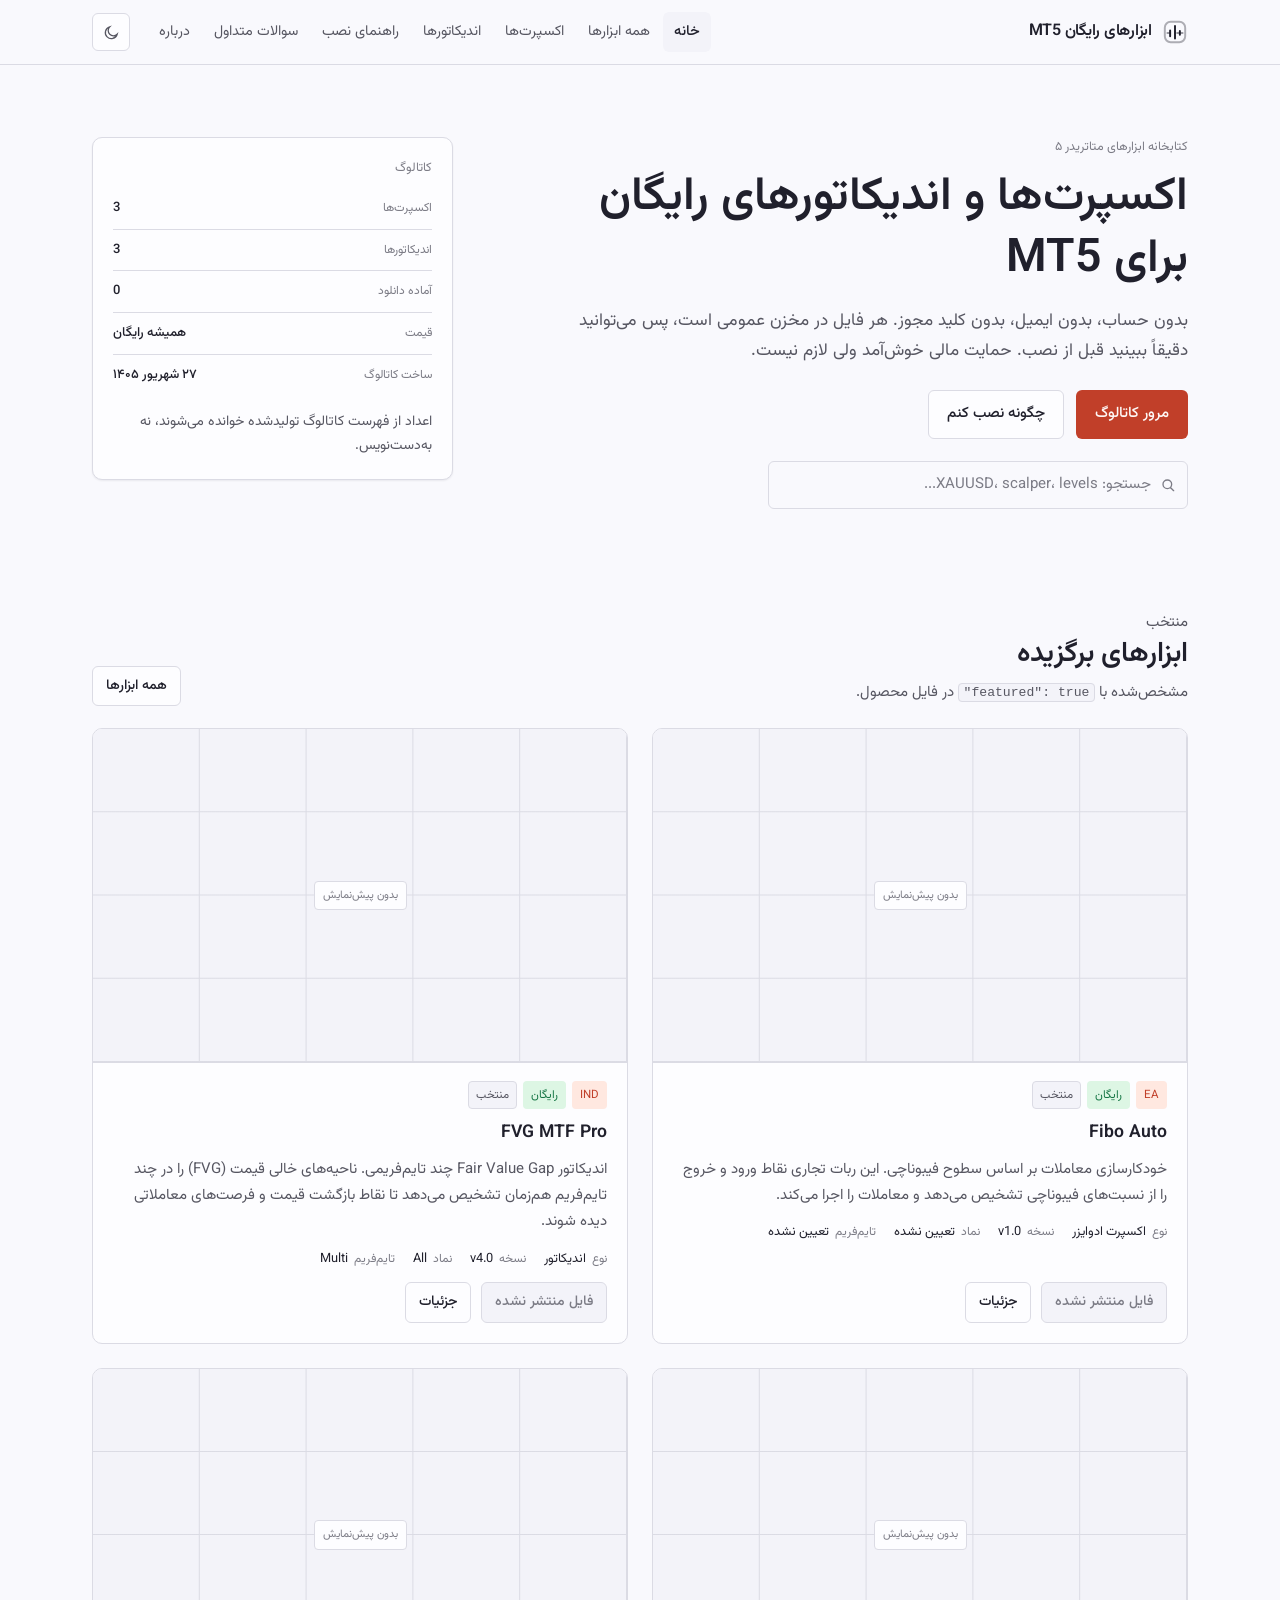
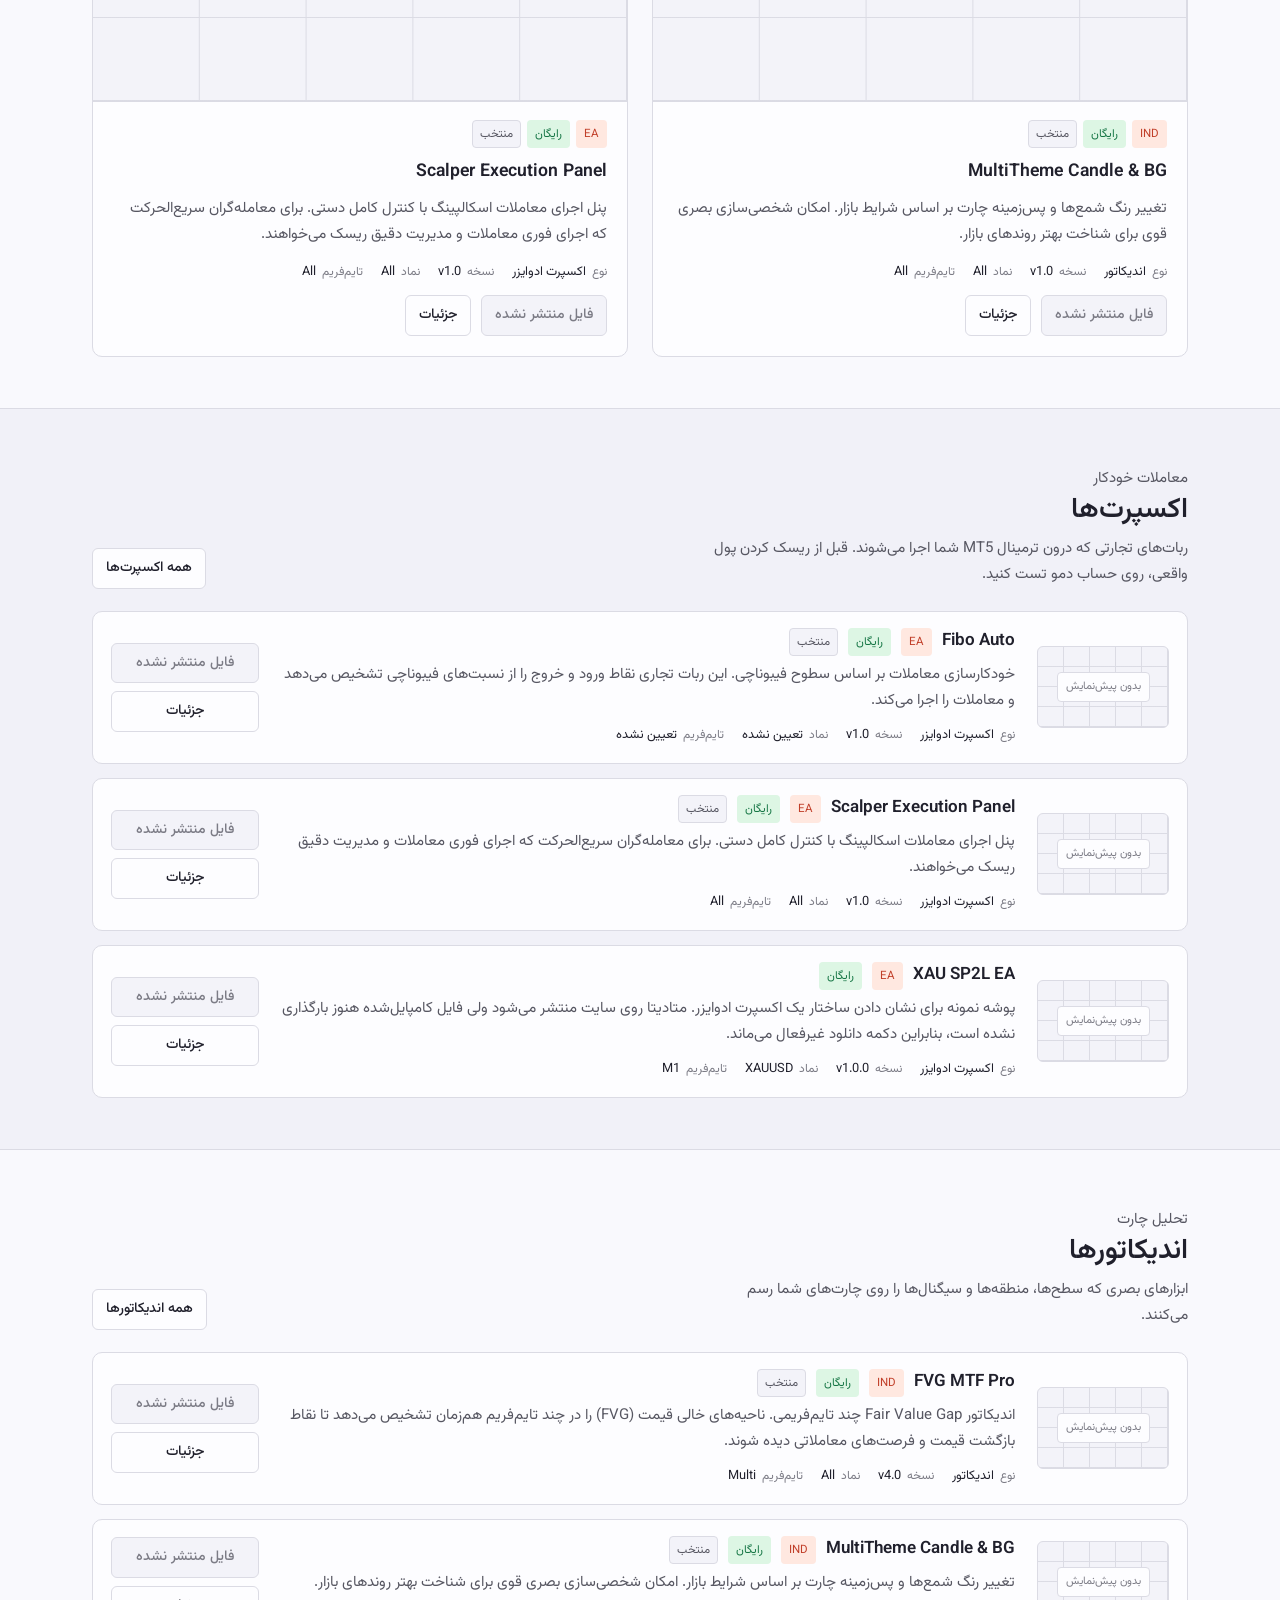
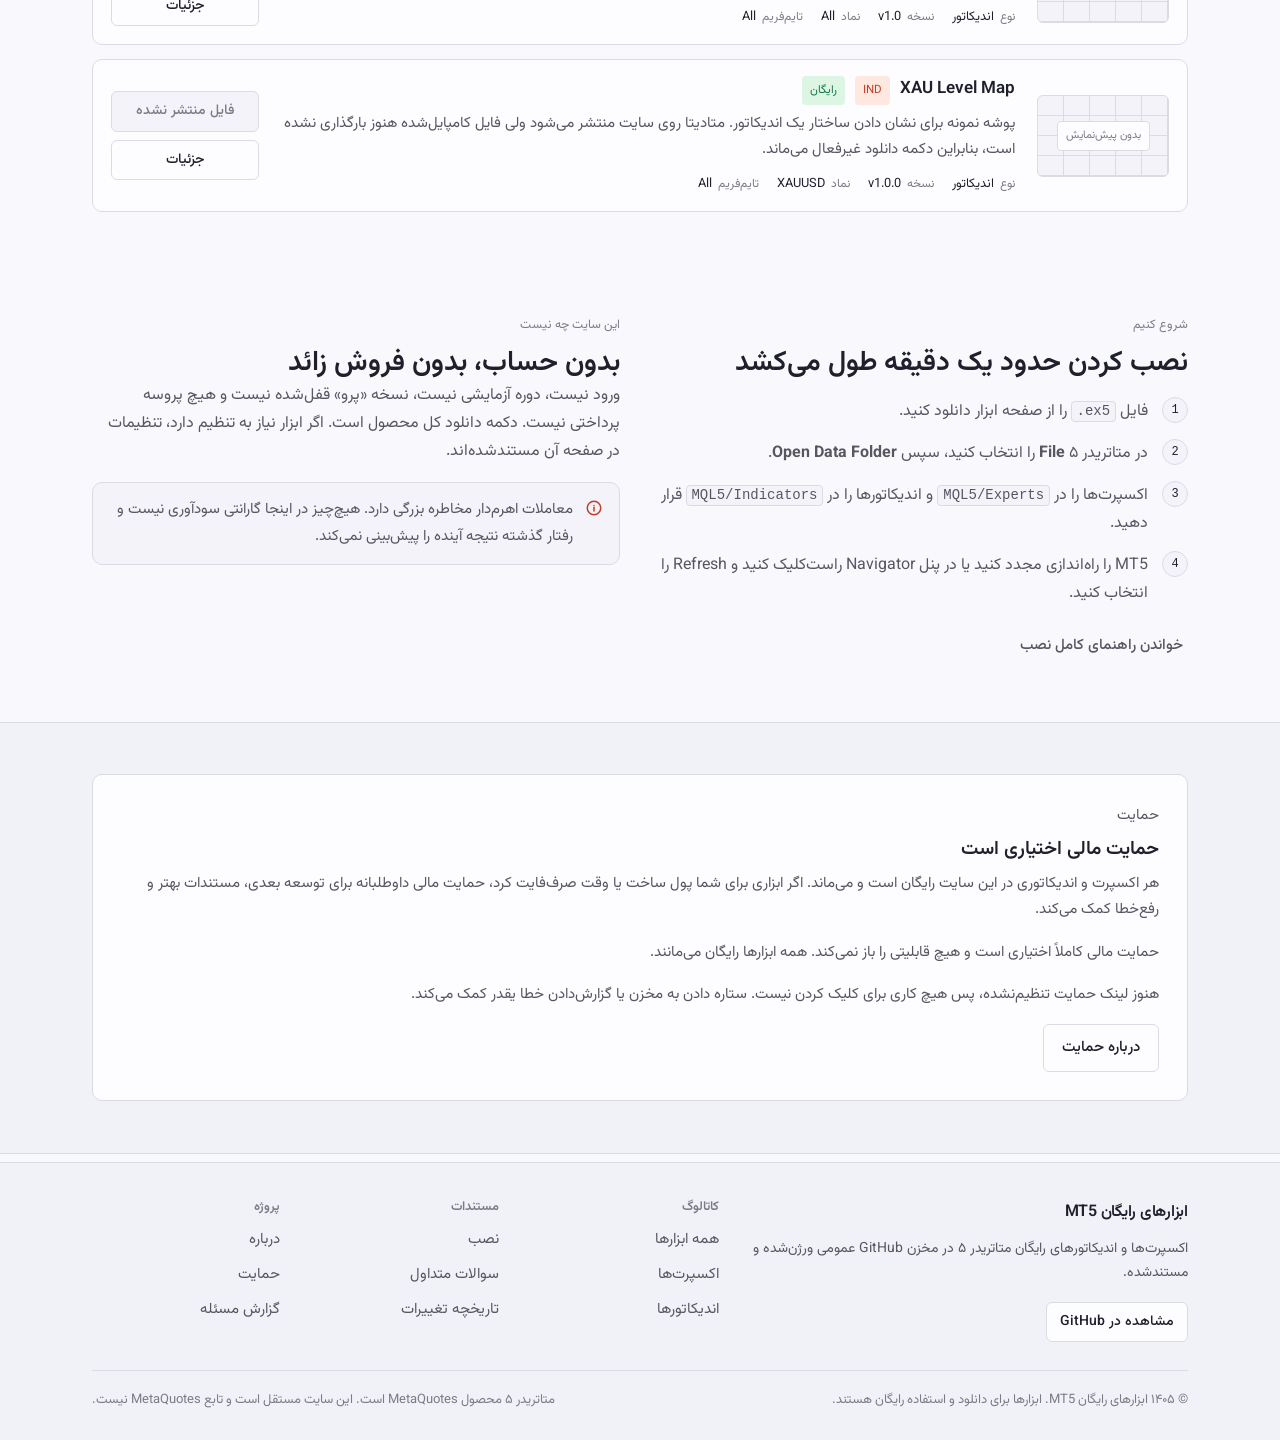
<file: index.html>
<!DOCTYPE html>
<html lang="fa" dir="rtl" data-theme="light">
<head>
<meta charset="utf-8">
<meta name="viewport" content="width=device-width, initial-scale=1">
<title>ابزارهای رایگان MT5 - اکسپرت و اندیکاتور برای متاتریدر ۵</title>
<meta name="description" content="کتابخانه رایگان اکسپرت‌ها و اندیکاتورهای متاتریدر ۵. دانلود مستقیم، بدون حساب، بدون کلید مجوز. مستندات و راهنمای نصب شامل است.">
<link rel="canonical" href="https://aminlore030-dot.github.io/mt5-free-tools/">
<meta property="og:type" content="website">
<meta property="og:site_name" content="ابزارهای رایگان MT5">
<meta property="og:title" content="ابزارهای رایگان MT5">
<meta property="og:description" content="کتابخانه رایگان اکسپرت‌ها و اندیکاتورهای متاتریدر ۵ با دانلود مستقیم.">
<meta property="og:url" content="https://aminlore030-dot.github.io/mt5-free-tools/">
<meta name="twitter:card" content="summary">
<meta name="theme-color" content="#f8f6fa" media="(prefers-color-scheme: light)">
<meta name="theme-color" content="#1c1a21" media="(prefers-color-scheme: dark)">
<link rel="icon" href="assets/images/favicon.svg" type="image/svg+xml">
<link rel="apple-touch-icon" href="assets/images/logo.svg">
<link rel="manifest" href="manifest.webmanifest">
<link rel="preconnect" href="https://fonts.googleapis.com">
<link rel="preconnect" href="https://fonts.gstatic.com" crossorigin>
<link rel="stylesheet" href="https://fonts.googleapis.com/css2?family=Vazirmatn:wght@400;500;600&display=swap">
<link rel="stylesheet" href="assets/css/style.css">
<link rel="stylesheet" href="assets/css/responsive.css">
<link rel="stylesheet" href="assets/css/rtl.css">
<script>(function(){try{var t=localStorage.getItem("mt5-theme");if(!t){t=window.matchMedia("(prefers-color-scheme: dark)").matches?"dark":"light";}document.documentElement.setAttribute("data-theme",t);}catch(e){}})();</script>
</head>
<body>
<a class="skip-link" href="#main">رفتن به محتوا</a>
<header class="site-header">
  <div class="wrap header-inner">
    <a class="brand" href="index.html">
      <svg viewBox="0 0 24 24" fill="none" stroke="currentColor" stroke-width="1.8" stroke-linecap="round" aria-hidden="true"><rect x="2.6" y="2.6" width="18.8" height="18.8" rx="5.4" stroke-opacity=".35"/><path d="M7.5 16V10.5M12 18V6.5M16.5 14.5V11"/><path d="M5 13h2.5M14 13h5" stroke-opacity=".45"/></svg>
      <span data-site-name>ابزارهای رایگان MT5</span>
    </a>
    <button class="icon-btn nav-toggle" type="button" data-nav-toggle aria-expanded="false" aria-controls="primary-nav" aria-label="بازکردن منو">
      <svg viewBox="0 0 24 24" fill="none" stroke="currentColor" stroke-width="2" stroke-linecap="round" aria-hidden="true"><path d="M4 7h16M4 12h16M4 17h16"/></svg>
    </button>
    <nav class="nav" id="primary-nav" aria-label="منوی اصلی">
      <a href="index.html">خانه</a><a href="products.html">همه ابزارها</a><a href="ea.html">اکسپرت‌ها</a><a href="indicators.html">اندیکاتورها</a><a href="docs.html?page=installation">راهنمای نصب</a><a href="docs.html?page=faq">سوالات متداول</a><a href="about.html">درباره</a>
    </nav>
    <button class="icon-btn theme-toggle" type="button" data-theme-toggle aria-pressed="false" aria-label="تغییر پوسته">
      <svg class="icon-moon" viewBox="0 0 24 24" fill="none" stroke="currentColor" stroke-width="1.8" stroke-linecap="round" aria-hidden="true"><path d="M20 14.5A8.5 8.5 0 1 1 9.5 4a6.8 6.8 0 0 0 10.5 10.5Z"/></svg>
      <svg class="icon-sun" viewBox="0 0 24 24" fill="none" stroke="currentColor" stroke-width="1.8" stroke-linecap="round" aria-hidden="true"><circle cx="12" cy="12" r="4.2"/><path d="M12 3v2m0 14v2M3 12h2m14 0h2M5.6 5.6 7 7m10 10 1.4 1.4M18.4 5.6 17 7M7 17l-1.4 1.4"/></svg>
    </button>
  </div>
</header>

<main id="main">
  <section class="wrap hero">
    <div>
      <p class="eyebrow">کتابخانه ابزارهای متاتریدر ۵</p>
      <h1>اکسپرت‌ها و اندیکاتورهای رایگان برای MT5</h1>
      <p class="lede">بدون حساب، بدون ایمیل، بدون کلید مجوز. هر فایل در مخزن عمومی است، پس می‌توانید دقیقاً ببینید قبل از نصب. حمایت مالی خوش‌آمد ولی لازم نیست.</p>
      <div class="hero-actions">
        <a class="btn" href="products.html">مرور کاتالوگ</a>
        <a class="btn btn--ghost" href="docs.html?page=installation">چگونه نصب کنم</a>
      </div>
      <form class="search-field" style="margin-top:22px;max-width:420px" action="products.html" method="get" role="search">
        <svg viewBox="0 0 24 24" fill="none" stroke="currentColor" stroke-width="2" stroke-linecap="round" aria-hidden="true"><circle cx="11" cy="11" r="6.5"/><path d="m16 16 4.5 4.5"/></svg>
        <label class="sr-only" for="hero-search">جستجوی ابزارها</label>
        <input id="hero-search" type="search" name="q" placeholder="جستجو: XAUUSD، scalper، levels..." autocomplete="off">
      </form>
    </div>
    <aside class="panel hero-panel" aria-label="خلاصه کاتالوگ">
      <p class="eyebrow">کاتالوگ</p>
      <ul class="stat-list" data-catalog-stats>
        <li><span class="k">وضعیت</span><span class="v">در حال بارگذاری...</span></li>
      </ul>
      <p class="small muted" style="margin-top:14px">اعداد از فهرست کاتالوگ تولیدشده خوانده می‌شوند، نه به‌دست‌نویس.</p>
    </aside>
  </section>

  <section class="section wrap">
    <div class="section-head">
      <div>
        <p class="eyebrow">منتخب</p>
        <h2>ابزارهای برگزیده</h2>
        <p>مشخص‌شده با <code>"featured": true</code> در فایل محصول.</p>
      </div>
      <a class="btn btn--ghost btn--sm" href="products.html">همه ابزارها</a>
    </div>
    <div data-featured>
      <div class="skeleton-list"><div class="skeleton"></div></div>
    </div>
  </section>

  <section class="section section--alt">
    <div class="wrap">
      <div class="section-head">
        <div>
          <p class="eyebrow">معاملات خودکار</p>
          <h2>اکسپرت‌ها</h2>
          <p>ربات‌های تجارتی که درون ترمینال MT5 شما اجرا می‌شوند. قبل از ریسک کردن پول واقعی، روی حساب دمو تست کنید.</p>
        </div>
        <a class="btn btn--ghost btn--sm" href="ea.html">همه اکسپرت‌ها</a>
      </div>
      <div data-tool-list="ea" data-limit="4">
        <div class="skeleton-list"><div class="skeleton"></div><div class="skeleton"></div></div>
      </div>
    </div>
  </section>

  <section class="section wrap">
    <div class="section-head">
      <div>
        <p class="eyebrow">تحلیل چارت</p>
        <h2>اندیکاتورها</h2>
        <p>ابزارهای بصری که سطح‌ها، منطقه‌ها و سیگنال‌ها را روی چارت‌های شما رسم می‌کنند.</p>
      </div>
      <a class="btn btn--ghost btn--sm" href="indicators.html">همه اندیکاتورها</a>
    </div>
    <div data-tool-list="indicator" data-limit="4">
      <div class="skeleton-list"><div class="skeleton"></div><div class="skeleton"></div></div>
    </div>
  </section>

  <section class="section wrap">
    <div class="cols-2">
      <div>
        <p class="eyebrow">شروع کنیم</p>
        <h2>نصب کردن حدود یک دقیقه طول می‌کشد</h2>
        <ol class="steps" style="margin-top:16px">
          <li>فایل <code>.ex5</code> را از صفحه ابزار دانلود کنید.</li>
          <li>در متاتریدر ۵ <strong>File</strong> را انتخاب کنید، سپس <strong>Open Data Folder</strong>.</li>
          <li>اکسپرت‌ها را در <code>MQL5/Experts</code> و اندیکاتورها را در <code>MQL5/Indicators</code> قرار دهید.</li>
          <li>MT5 را راه‌اندازی مجدد کنید یا در پنل Navigator راست‌کلیک کنید و Refresh را انتخاب کنید.</li>
        </ol>
        <a class="btn btn--quiet" href="docs.html?page=installation">خواندن راهنمای کامل نصب</a>
      </div>
      <div>
        <p class="eyebrow">این سایت چه نیست</p>
        <h2>بدون حساب، بدون فروش زائد</h2>
        <p class="muted">ورود نیست، دوره آزمایشی نیست، نسخه «پرو» قفل‌شده نیست و هیچ پروسه پرداختی نیست. دکمه دانلود کل محصول است. اگر ابزار نیاز به تنظیم دارد، تنظیمات در صفحه آن مستند‌شده‌اند.</p>
        <div class="notice">
          <svg viewBox="0 0 24 24" fill="none" stroke="currentColor" stroke-width="2" stroke-linecap="round" aria-hidden="true"><path d="M12 8.5v.01M12 11v5"/><circle cx="12" cy="12" r="9"/></svg>
          <p>معاملات اهرم‌دار مخاطره بزرگی دارد. هیچ‌چیز در اینجا گارانتی سودآوری نیست و رفتار گذشته نتیجه آینده را پیش‌بینی نمی‌کند.</p>
        </div>
      </div>
    </div>
  </section>

  <section class="section section--alt">
    <div class="wrap">
      <div class="donate-block" data-donate>
        <p class="eyebrow">حمایت</p>
        <h2>حمایت مالی اختیاری است</h2>
        <p>هر اکسپرت و اندیکاتوری در این سایت رایگان است و می‌ماند. اگر ابزاری برای شما پول ساخت یا وقت صرف‌فایت کرد، حمایت مالی داوطلبانه برای توسعه بعدی، مستندات بهتر و رفع‌خطا کمک می‌کند.</p>
        <p class="small muted" data-donate-note hidden></p>
        <p class="small muted" data-donate-unavailable hidden>هنوز لینک حمایت تنظیم‌نشده، پس هیچ کاری برای کلیک کردن نیست. ستاره دادن به مخزن یا گزارش‌دادن خطا یقدر کمک می‌کند.</p>
        <div class="hero-actions" style="margin-top:16px">
          <a class="btn" data-donate-link hidden rel="noopener">حمایت مالی</a>
          <a class="btn btn--ghost" href="donate.html">درباره حمایت</a>
        </div>
        <ul class="donate-methods" data-donate-methods hidden></ul>
      </div>
    </div>
  </section>
</main>

<footer class="site-footer">
  <div class="wrap">
    <div class="footer-grid">
      <div>
        <a class="brand" href="index.html"><span data-site-name>ابزارهای رایگان MT5</span></a>
        <p class="small muted" style="margin-top:10px">اکسپرت‌ها و اندیکاتورهای رایگان متاتریدر ۵ در مخزن GitHub عمومی ورژن‌شده و مستند‌شده.</p>
        <a class="btn btn--ghost btn--sm" data-repo-link href="https://github.com/aminlore030-dot/mt5-free-tools" rel="noopener">مشاهده در GitHub</a>
      </div>
      <div>
        <h2>کاتالوگ</h2>
        <ul class="footer-links"><li><a href="products.html">همه ابزارها</a></li><li><a href="ea.html">اکسپرت‌ها</a></li><li><a href="indicators.html">اندیکاتورها</a></li></ul>
      </div>
      <div>
        <h2>مستندات</h2>
        <ul class="footer-links"><li><a href="docs.html?page=installation">نصب</a></li><li><a href="docs.html?page=faq">سوالات متداول</a></li><li><a href="docs.html?page=changelog">تاریخچه تغییرات</a></li></ul>
      </div>
      <div>
        <h2>پروژه</h2>
        <ul class="footer-links"><li><a href="about.html">درباره</a></li><li><a href="donate.html">حمایت</a></li><li><a data-issues-link href="https://github.com/aminlore030-dot/mt5-free-tools/issues" rel="noopener">گزارش مسئله</a></li></ul>
      </div>
    </div>
    <div class="footer-note">
      <span>&copy; <span data-year>2026</span> <span data-site-name>ابزارهای رایگان MT5</span>. ابزارها برای دانلود و استفاده رایگان هستند.</span>
      <span>متاتریدر ۵ محصول MetaQuotes است. این سایت مستقل است و تابع MetaQuotes نیست.</span>
    </div>
  </div>
</footer>

<script src="assets/js/config.js" defer></script>
<script src="assets/js/markdown.js" defer></script>
<script src="assets/js/search.js" defer></script>
<script src="assets/js/products.js" defer></script>
<script src="assets/js/app.js" defer></script>
</body>
</html>
</file>
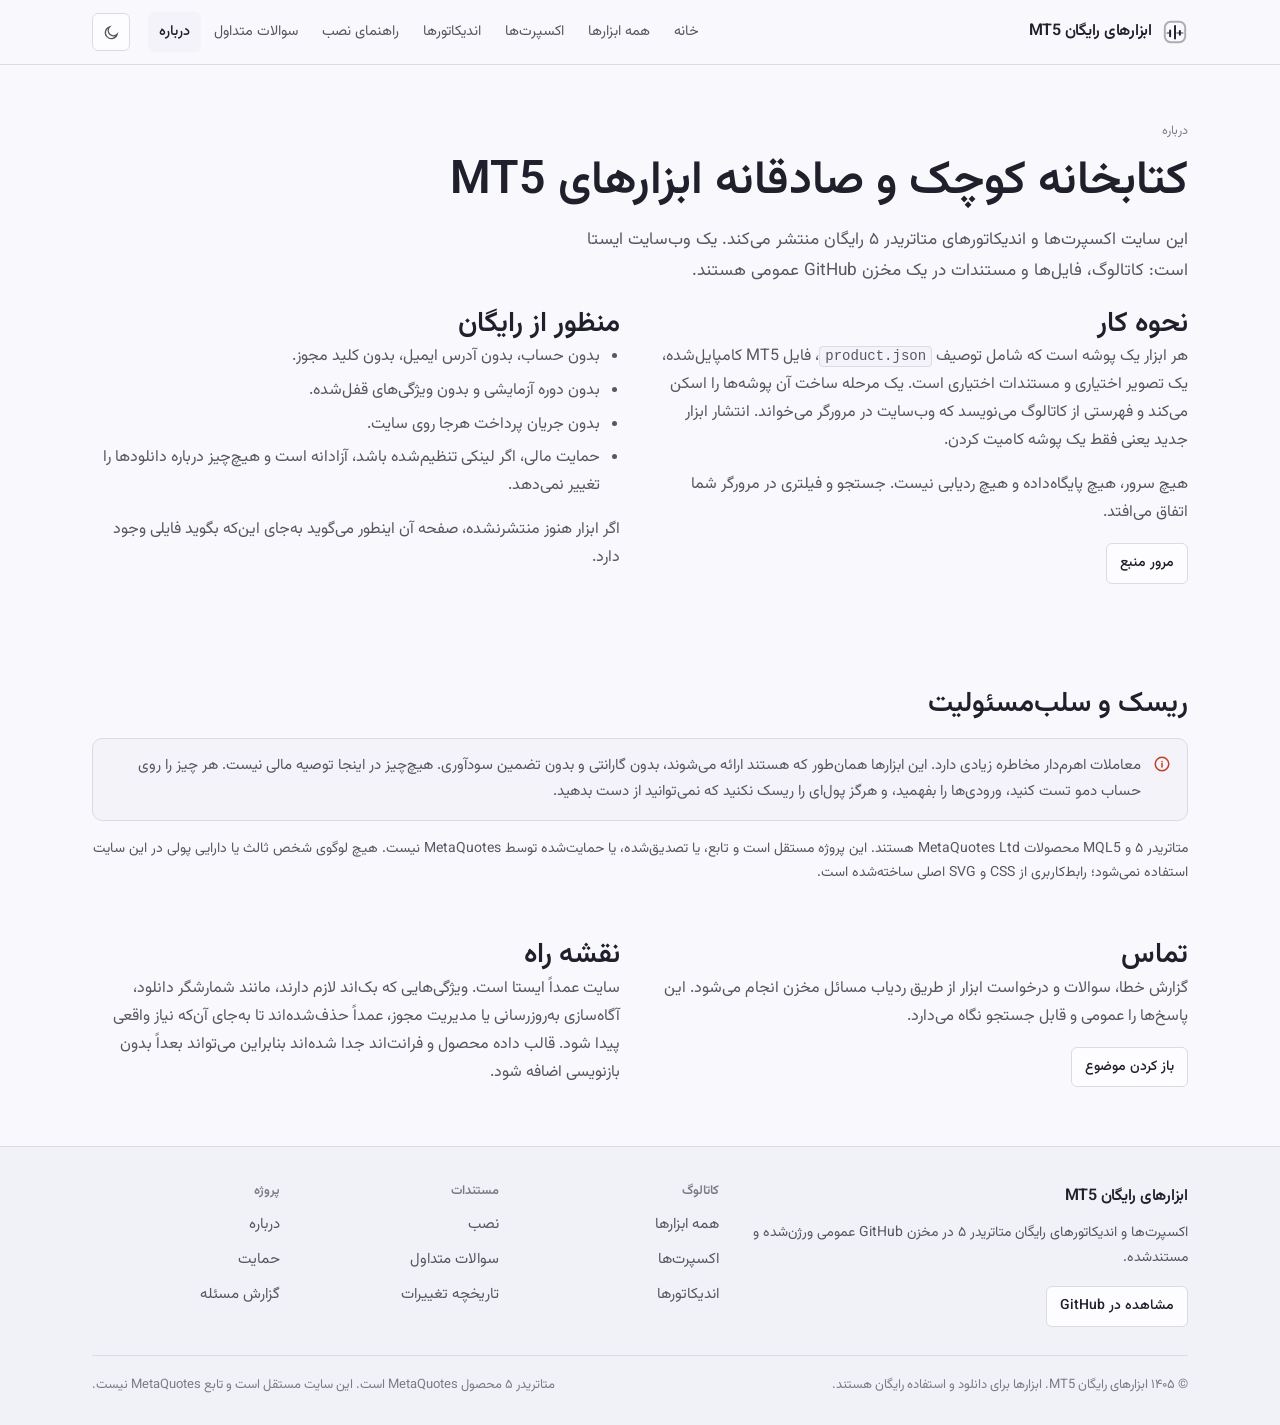
<file: about.html>
<!DOCTYPE html>
<html lang="fa" dir="rtl" data-theme="light">
<head>
<meta charset="utf-8">
<meta name="viewport" content="width=device-width, initial-scale=1">
<title>درباره - ابزارهای رایگان MT5</title>
<meta name="description" content="این کتابخانه ابزارهای متاتریدر ۵ چیست، نحوه نگهداری از طریق GitHub، و سلب‌مسئولیت‌های ریسک.">
<link rel="canonical" href="https://aminlore030-dot.github.io/mt5-free-tools/about.html">
<meta property="og:type" content="website">
<meta property="og:site_name" content="ابزارهای رایگان MT5">
<meta property="og:title" content="درباره">
<meta property="og:description" content="درباره کتابخانه ابزارهای متاتریدر ۵ رایگان و تاریخچه انتشار.">
<meta property="og:url" content="https://aminlore030-dot.github.io/mt5-free-tools/about.html">
<meta name="twitter:card" content="summary">
<meta name="theme-color" content="#f8f6fa" media="(prefers-color-scheme: light)">
<meta name="theme-color" content="#1c1a21" media="(prefers-color-scheme: dark)">
<link rel="icon" href="assets/images/favicon.svg" type="image/svg+xml">
<link rel="apple-touch-icon" href="assets/images/logo.svg">
<link rel="manifest" href="manifest.webmanifest">
<link rel="preconnect" href="https://fonts.googleapis.com">
<link rel="preconnect" href="https://fonts.gstatic.com" crossorigin>
<link rel="stylesheet" href="https://fonts.googleapis.com/css2?family=Vazirmatn:wght@400;500;600&display=swap">
<link rel="stylesheet" href="assets/css/style.css">
<link rel="stylesheet" href="assets/css/responsive.css">
<link rel="stylesheet" href="assets/css/rtl.css">
<script>(function(){try{var t=localStorage.getItem("mt5-theme");if(!t){t=window.matchMedia("(prefers-color-scheme: dark)").matches?"dark":"light";}document.documentElement.setAttribute("data-theme",t);}catch(e){}})();</script>
</head>
<body>
<a class="skip-link" href="#main">رفتن به محتوا</a>
<header class="site-header">
  <div class="wrap header-inner">
    <a class="brand" href="index.html">
      <svg viewBox="0 0 24 24" fill="none" stroke="currentColor" stroke-width="1.8" stroke-linecap="round" aria-hidden="true"><rect x="2.6" y="2.6" width="18.8" height="18.8" rx="5.4" stroke-opacity=".35"/><path d="M7.5 16V10.5M12 18V6.5M16.5 14.5V11"/><path d="M5 13h2.5M14 13h5" stroke-opacity=".45"/></svg>
      <span data-site-name>ابزارهای رایگان MT5</span>
    </a>
    <button class="icon-btn nav-toggle" type="button" data-nav-toggle aria-expanded="false" aria-controls="primary-nav" aria-label="بازکردن منو">
      <svg viewBox="0 0 24 24" fill="none" stroke="currentColor" stroke-width="2" stroke-linecap="round" aria-hidden="true"><path d="M4 7h16M4 12h16M4 17h16"/></svg>
    </button>
    <nav class="nav" id="primary-nav" aria-label="منوی اصلی">
      <a href="index.html">خانه</a><a href="products.html">همه ابزارها</a><a href="ea.html">اکسپرت‌ها</a><a href="indicators.html">اندیکاتورها</a><a href="docs.html?page=installation">راهنمای نصب</a><a href="docs.html?page=faq">سوالات متداول</a><a href="about.html">درباره</a>
    </nav>
    <button class="icon-btn theme-toggle" type="button" data-theme-toggle aria-pressed="false" aria-label="تغییر پوسته">
      <svg class="icon-moon" viewBox="0 0 24 24" fill="none" stroke="currentColor" stroke-width="1.8" stroke-linecap="round" aria-hidden="true"><path d="M20 14.5A8.5 8.5 0 1 1 9.5 4a6.8 6.8 0 0 0 10.5 10.5Z"/></svg>
      <svg class="icon-sun" viewBox="0 0 24 24" fill="none" stroke="currentColor" stroke-width="1.8" stroke-linecap="round" aria-hidden="true"><circle cx="12" cy="12" r="4.2"/><path d="M12 3v2m0 14v2M3 12h2m14 0h2M5.6 5.6 7 7m10 10 1.4 1.4M18.4 5.6 17 7M7 17l-1.4 1.4"/></svg>
    </button>
  </div>
</header>

<main id="main">
  <div class="wrap page-head">
    <p class="eyebrow">درباره</p>
    <h1>کتابخانه کوچک و صادقانه ابزارهای MT5</h1>
    <p class="lede">این سایت اکسپرت‌ها و اندیکاتورهای متاتریدر ۵ رایگان منتشر می‌کند. یک وب‌سایت ایستا است: کاتالوگ، فایل‌ها و مستندات در یک مخزن GitHub عمومی هستند.</p>
  </div>

  <div class="wrap section" style="padding-top:12px">
    <div class="cols-2">
      <div>
        <h2>نحوه کار</h2>
        <p class="muted">هر ابزار یک پوشه است که شامل توصیف <code>product.json</code>، فایل MT5 کامپایل‌شده، یک تصویر اختیاری و مستندات اختیاری است. یک مرحله ساخت آن پوشه‌ها را اسکن می‌کند و فهرستی از کاتالوگ می‌نویسد که وب‌سایت در مرورگر می‌خواند. انتشار ابزار جدید یعنی فقط یک پوشه کامیت کردن.</p>
        <p class="muted">هیچ سرور، هیچ پایگاه‌داده و هیچ ردیابی نیست. جستجو و فیلتری در مرورگر شما اتفاق می‌افتد.</p>
        <a class="btn btn--ghost btn--sm" data-repo-link href="https://github.com/aminlore030-dot/mt5-free-tools" rel="noopener">مرور منبع</a>
      </div>
      <div>
        <h2>منظور از رایگان</h2>
        <ul class="muted">
          <li>بدون حساب، بدون آدرس ایمیل، بدون کلید مجوز.</li>
          <li>بدون دوره آزمایشی و بدون ویژگی‌های قفل‌شده.</li>
          <li>بدون جریان پرداخت هرجا روی سایت.</li>
          <li>حمایت مالی، اگر لینکی تنظیم‌شده باشد، آزادانه است و هیچ‌چیز درباره دانلودها را تغییر نمی‌دهد.</li>
        </ul>
        <p class="muted">اگر ابزار هنوز منتشرنشده، صفحه آن اینطور می‌گوید به‌جای این‌که بگوید فایلی وجود دارد.</p>
      </div>
    </div>
  </div>

  <div class="wrap section">
    <h2>ریسک و سلب‌مسئولیت</h2>
    <div class="notice" style="margin-top:14px">
      <svg viewBox="0 0 24 24" fill="none" stroke="currentColor" stroke-width="2" stroke-linecap="round" aria-hidden="true"><path d="M12 8.5v.01M12 11v5"/><circle cx="12" cy="12" r="9"/></svg>
      <p>معاملات اهرم‌دار مخاطره زیادی دارد. این ابزارها همان‌طور که هستند ارائه می‌شوند، بدون گارانتی و بدون تضمین سودآوری. هیچ‌چیز در اینجا توصیه مالی نیست. هر چیز را روی حساب دمو تست کنید، ورودی‌ها را بفهمید، و هرگز پول‌ای را ریسک نکنید که نمی‌توانید از دست بدهید.</p>
    </div>
    <p class="small muted" style="margin-top:16px">متاتریدر ۵ و MQL5 محصولات MetaQuotes Ltd هستند. این پروژه مستقل است و تابع، یا تصدیق‌شده، یا حمایت‌شده توسط MetaQuotes نیست. هیچ لوگوی شخص ثالث یا دارایی پولی در این سایت استفاده نمی‌شود؛ رابط‌کاربری از CSS و SVG اصلی ساخته‌شده است.</p>
  </div>

  <div class="wrap section" style="padding-top:0">
    <div class="cols-2">
      <div>
        <h2>تماس</h2>
        <p class="muted">گزارش خطا، سوالات و درخواست ابزار از طریق ردیاب مسائل مخزن انجام می‌شود. این پاسخ‌ها را عمومی و قابل جستجو نگاه می‌دارد.</p>
        <a class="btn btn--ghost btn--sm" data-issues-link href="https://github.com/aminlore030-dot/mt5-free-tools/issues" rel="noopener">باز کردن موضوع</a>
      </div>
      <div>
        <h2>نقشه راه</h2>
        <p class="muted">سایت عمداً ایستا است. ویژگی‌هایی که بک‌اند لازم دارند، مانند شمارشگر دانلود، آگاه‌سازی به‌روزرسانی یا مدیریت مجوز، عمداً حذف‌شده‌اند تا به‌جای آن‌که نیاز واقعی پیدا شود. قالب داده محصول و فرانت‌اند جدا شده‌اند بنابراین می‌تواند بعداً بدون بازنویسی اضافه شود.</p>
      </div>
    </div>
  </div>
</main>

<footer class="site-footer">
  <div class="wrap">
    <div class="footer-grid">
      <div>
        <a class="brand" href="index.html"><span data-site-name>ابزارهای رایگان MT5</span></a>
        <p class="small muted" style="margin-top:10px">اکسپرت‌ها و اندیکاتورهای رایگان متاتریدر ۵ در مخزن GitHub عمومی ورژن‌شده و مستند‌شده.</p>
        <a class="btn btn--ghost btn--sm" data-repo-link href="https://github.com/aminlore030-dot/mt5-free-tools" rel="noopener">مشاهده در GitHub</a>
      </div>
      <div>
        <h2>کاتالوگ</h2>
        <ul class="footer-links"><li><a href="products.html">همه ابزارها</a></li><li><a href="ea.html">اکسپرت‌ها</a></li><li><a href="indicators.html">اندیکاتورها</a></li></ul>
      </div>
      <div>
        <h2>مستندات</h2>
        <ul class="footer-links"><li><a href="docs.html?page=installation">نصب</a></li><li><a href="docs.html?page=faq">سوالات متداول</a></li><li><a href="docs.html?page=changelog">تاریخچه تغییرات</a></li></ul>
      </div>
      <div>
        <h2>پروژه</h2>
        <ul class="footer-links"><li><a href="about.html">درباره</a></li><li><a href="donate.html">حمایت</a></li><li><a data-issues-link href="https://github.com/aminlore030-dot/mt5-free-tools/issues" rel="noopener">گزارش مسئله</a></li></ul>
      </div>
    </div>
    <div class="footer-note">
      <span>&copy; <span data-year>2026</span> <span data-site-name>ابزارهای رایگان MT5</span>. ابزارها برای دانلود و استفاده رایگان هستند.</span>
      <span>متاتریدر ۵ محصول MetaQuotes است. این سایت مستقل است و تابع MetaQuotes نیست.</span>
    </div>
  </div>
</footer>

<script src="assets/js/config.js" defer></script>
<script src="assets/js/markdown.js" defer></script>
<script src="assets/js/search.js" defer></script>
<script src="assets/js/products.js" defer></script>
<script src="assets/js/app.js" defer></script>
</body>
</html>
</file>
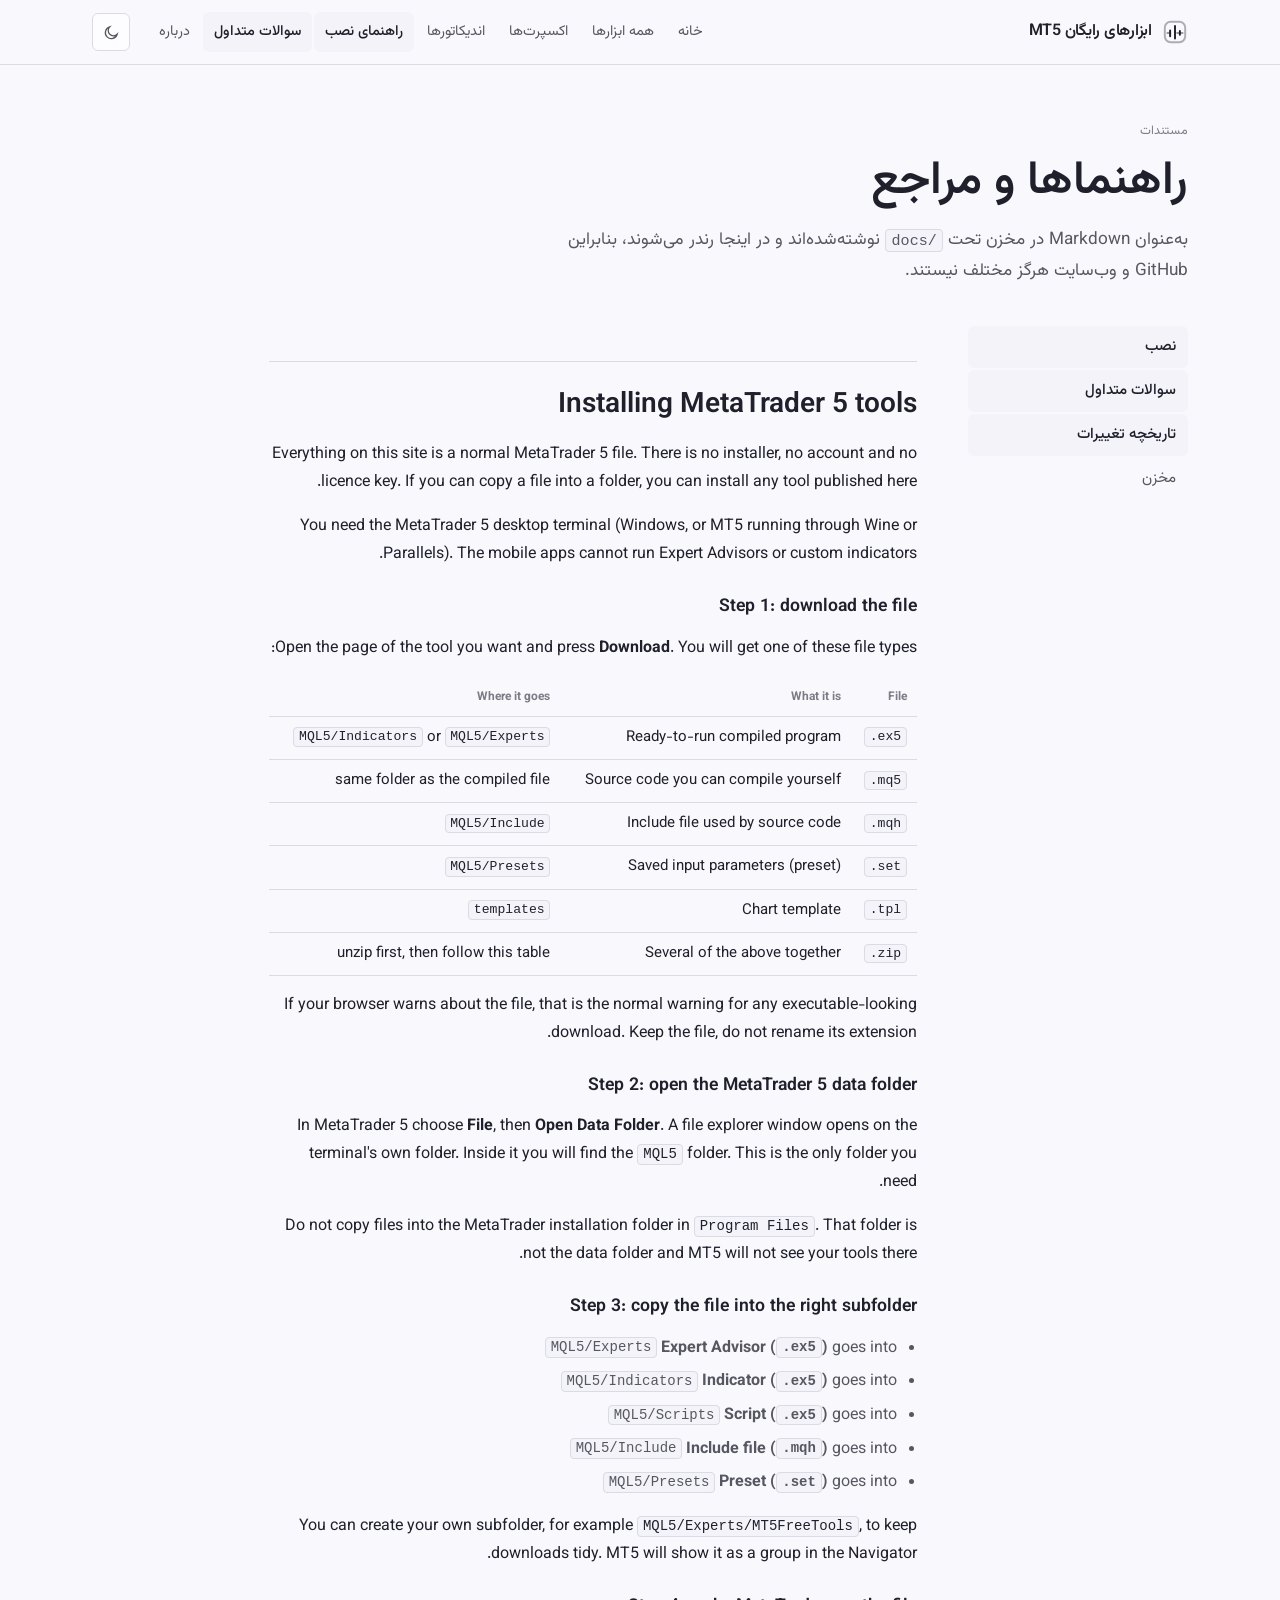
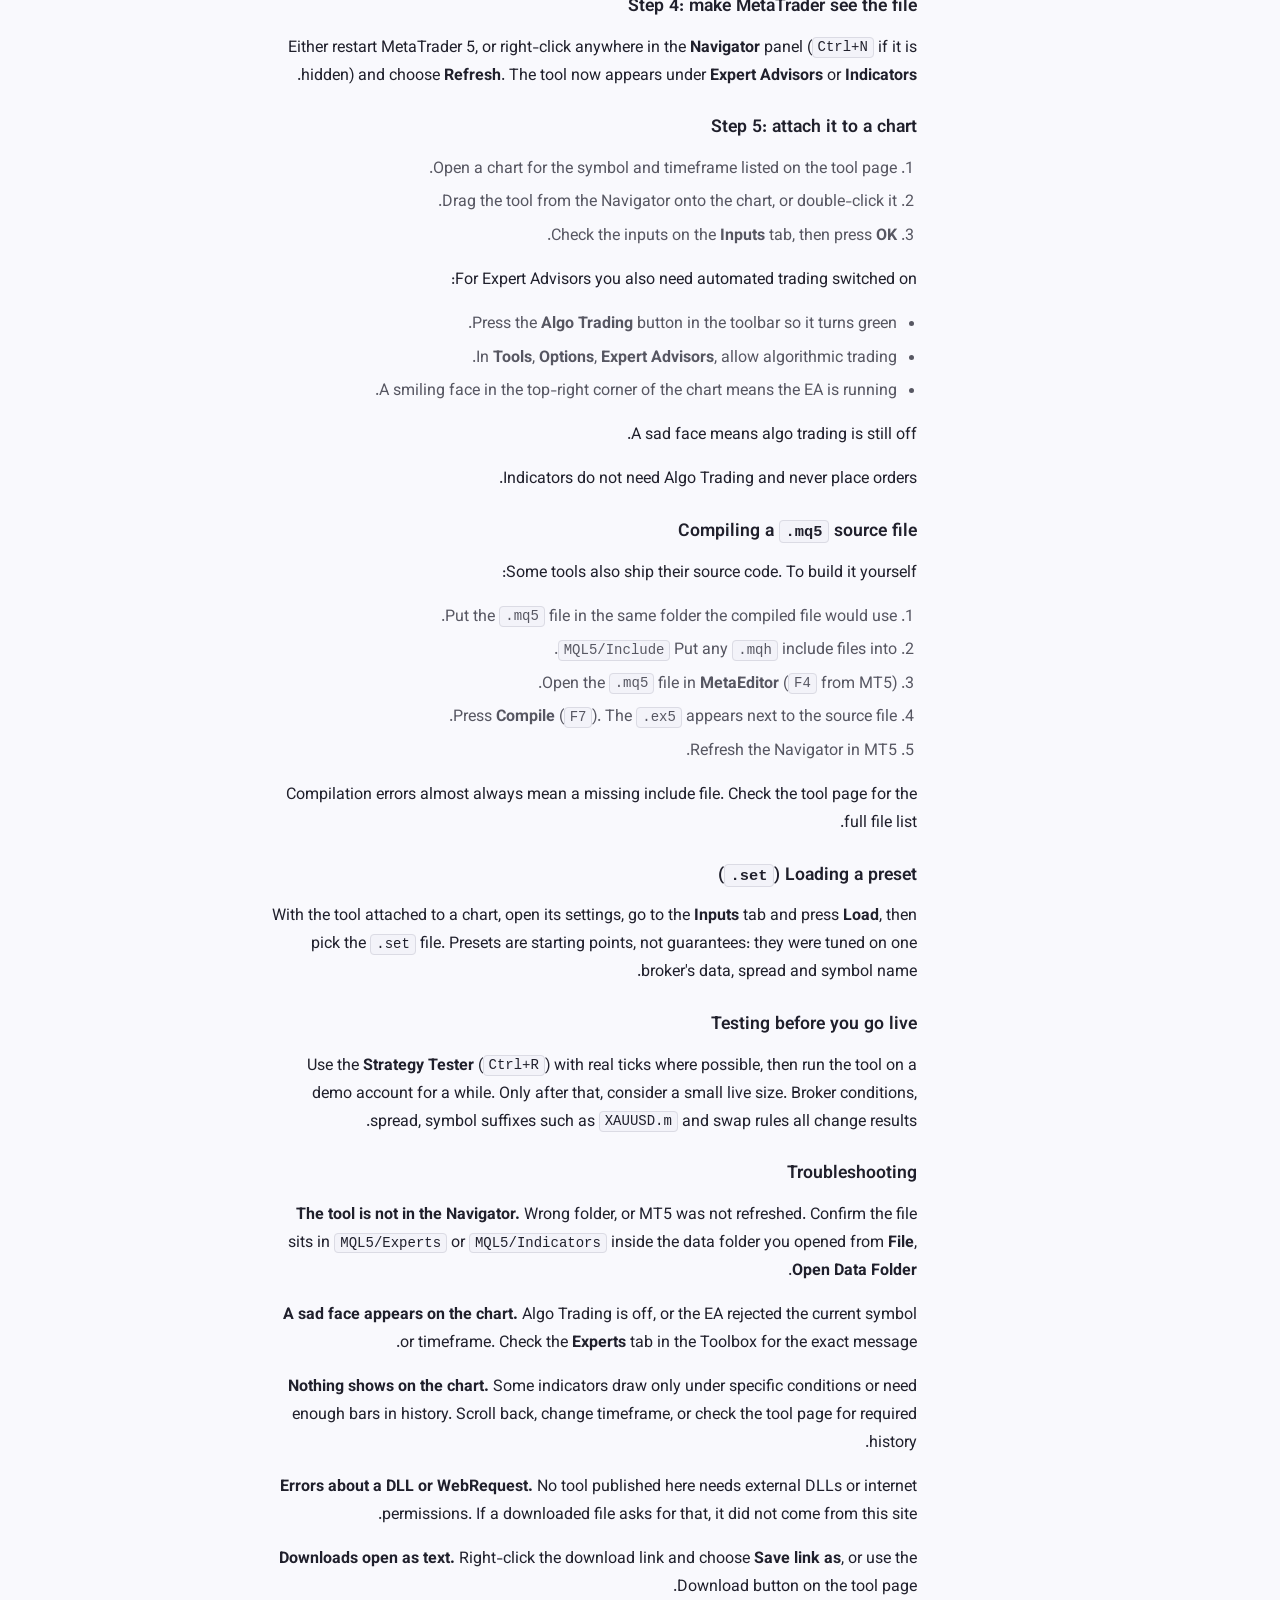
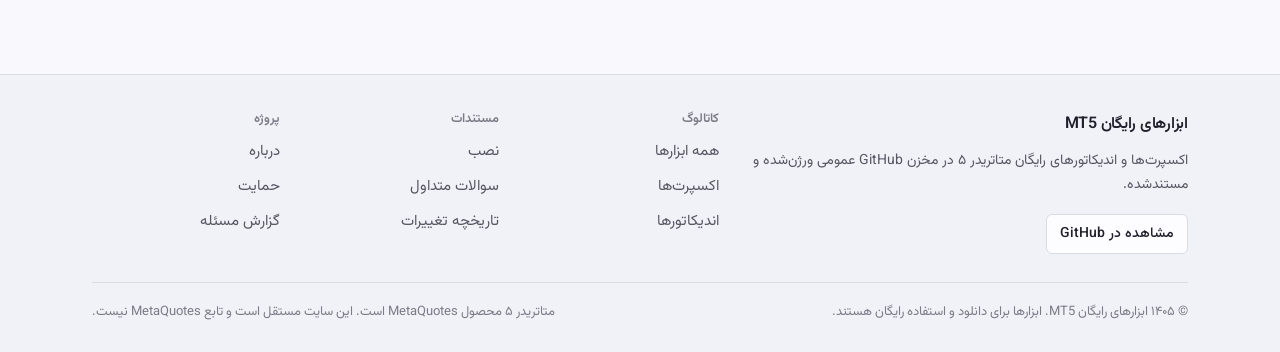
<file: docs.html>
<!DOCTYPE html>
<html lang="fa" dir="rtl" data-theme="light">
<head>
<meta charset="utf-8">
<meta name="viewport" content="width=device-width, initial-scale=1">
<title>مستندات - ابزارهای رایگان MT5</title>
<meta name="description" content="راهنمای نصب، سوالات متداول و تاریخچه ابزارهای اکسپرت و اندیکاتور متاتریدر ۵.">
<link rel="canonical" href="https://aminlore030-dot.github.io/mt5-free-tools/docs.html">
<meta property="og:type" content="website">
<meta property="og:site_name" content="ابزارهای رایگان MT5">
<meta property="og:title" content="مستندات">
<meta property="og:description" content="راهنمای نصب، سوالات متداول و تاریخچه ابزارهای متاتریدر ۵.">
<meta property="og:url" content="https://aminlore030-dot.github.io/mt5-free-tools/docs.html">
<meta name="twitter:card" content="summary">
<meta name="theme-color" content="#f8f6fa" media="(prefers-color-scheme: light)">
<meta name="theme-color" content="#1c1a21" media="(prefers-color-scheme: dark)">
<link rel="icon" href="assets/images/favicon.svg" type="image/svg+xml">
<link rel="apple-touch-icon" href="assets/images/logo.svg">
<link rel="manifest" href="manifest.webmanifest">
<link rel="preconnect" href="https://fonts.googleapis.com">
<link rel="preconnect" href="https://fonts.gstatic.com" crossorigin>
<link rel="stylesheet" href="https://fonts.googleapis.com/css2?family=Vazirmatn:wght@400;500;600&display=swap">
<link rel="stylesheet" href="assets/css/style.css">
<link rel="stylesheet" href="assets/css/responsive.css">
<link rel="stylesheet" href="assets/css/rtl.css">
<script>(function(){try{var t=localStorage.getItem("mt5-theme");if(!t){t=window.matchMedia("(prefers-color-scheme: dark)").matches?"dark":"light";}document.documentElement.setAttribute("data-theme",t);}catch(e){}})();</script>
</head>
<body>
<a class="skip-link" href="#main">رفتن به محتوا</a>
<header class="site-header">
  <div class="wrap header-inner">
    <a class="brand" href="index.html">
      <svg viewBox="0 0 24 24" fill="none" stroke="currentColor" stroke-width="1.8" stroke-linecap="round" aria-hidden="true"><rect x="2.6" y="2.6" width="18.8" height="18.8" rx="5.4" stroke-opacity=".35"/><path d="M7.5 16V10.5M12 18V6.5M16.5 14.5V11"/><path d="M5 13h2.5M14 13h5" stroke-opacity=".45"/></svg>
      <span data-site-name>ابزارهای رایگان MT5</span>
    </a>
    <button class="icon-btn nav-toggle" type="button" data-nav-toggle aria-expanded="false" aria-controls="primary-nav" aria-label="بازکردن منو">
      <svg viewBox="0 0 24 24" fill="none" stroke="currentColor" stroke-width="2" stroke-linecap="round" aria-hidden="true"><path d="M4 7h16M4 12h16M4 17h16"/></svg>
    </button>
    <nav class="nav" id="primary-nav" aria-label="منوی اصلی">
      <a href="index.html">خانه</a><a href="products.html">همه ابزارها</a><a href="ea.html">اکسپرت‌ها</a><a href="indicators.html">اندیکاتورها</a><a href="docs.html?page=installation">راهنمای نصب</a><a href="docs.html?page=faq">سوالات متداول</a><a href="about.html">درباره</a>
    </nav>
    <button class="icon-btn theme-toggle" type="button" data-theme-toggle aria-pressed="false" aria-label="تغییر پوسته">
      <svg class="icon-moon" viewBox="0 0 24 24" fill="none" stroke="currentColor" stroke-width="1.8" stroke-linecap="round" aria-hidden="true"><path d="M20 14.5A8.5 8.5 0 1 1 9.5 4a6.8 6.8 0 0 0 10.5 10.5Z"/></svg>
      <svg class="icon-sun" viewBox="0 0 24 24" fill="none" stroke="currentColor" stroke-width="1.8" stroke-linecap="round" aria-hidden="true"><circle cx="12" cy="12" r="4.2"/><path d="M12 3v2m0 14v2M3 12h2m14 0h2M5.6 5.6 7 7m10 10 1.4 1.4M18.4 5.6 17 7M7 17l-1.4 1.4"/></svg>
    </button>
  </div>
</header>

<main id="main">
  <div class="wrap page-head">
    <p class="eyebrow">مستندات</p>
    <h1>راهنماها و مراجع</h1>
    <p class="lede">به‌عنوان Markdown در مخزن تحت <code>docs/</code> نوشته‌شده‌اند و در اینجا رندر می‌شوند، بنابراین GitHub و وب‌سایت هرگز مختلف نیستند.</p>
  </div>
  <div class="wrap doc-layout">
    <nav class="doc-nav" aria-label="بخش‌های مستندات">
      <a href="docs.html?page=installation">نصب</a>
      <a href="docs.html?page=faq">سوالات متداول</a>
      <a href="docs.html?page=changelog">تاریخچه تغییرات</a>
      <a data-repo-link href="https://github.com/aminlore030-dot/mt5-free-tools" rel="noopener">مخزن</a>
    </nav>
    <article class="prose" data-doc-body>
      <div class="skeleton-list"><div class="skeleton"></div></div>
    </article>
  </div>
</main>

<footer class="site-footer">
  <div class="wrap">
    <div class="footer-grid">
      <div>
        <a class="brand" href="index.html"><span data-site-name>ابزارهای رایگان MT5</span></a>
        <p class="small muted" style="margin-top:10px">اکسپرت‌ها و اندیکاتورهای رایگان متاتریدر ۵ در مخزن GitHub عمومی ورژن‌شده و مستند‌شده.</p>
        <a class="btn btn--ghost btn--sm" data-repo-link href="https://github.com/aminlore030-dot/mt5-free-tools" rel="noopener">مشاهده در GitHub</a>
      </div>
      <div>
        <h2>کاتالوگ</h2>
        <ul class="footer-links"><li><a href="products.html">همه ابزارها</a></li><li><a href="ea.html">اکسپرت‌ها</a></li><li><a href="indicators.html">اندیکاتورها</a></li></ul>
      </div>
      <div>
        <h2>مستندات</h2>
        <ul class="footer-links"><li><a href="docs.html?page=installation">نصب</a></li><li><a href="docs.html?page=faq">سوالات متداول</a></li><li><a href="docs.html?page=changelog">تاریخچه تغییرات</a></li></ul>
      </div>
      <div>
        <h2>پروژه</h2>
        <ul class="footer-links"><li><a href="about.html">درباره</a></li><li><a href="donate.html">حمایت</a></li><li><a data-issues-link href="https://github.com/aminlore030-dot/mt5-free-tools/issues" rel="noopener">گزارش مسئله</a></li></ul>
      </div>
    </div>
    <div class="footer-note">
      <span>&copy; <span data-year>2026</span> <span data-site-name>ابزارهای رایگان MT5</span>. ابزارها برای دانلود و استفاده رایگان هستند.</span>
      <span>متاتریدر ۵ محصول MetaQuotes است. این سایت مستقل است و تابع MetaQuotes نیست.</span>
    </div>
  </div>
</footer>

<script src="assets/js/config.js" defer></script>
<script src="assets/js/markdown.js" defer></script>
<script src="assets/js/search.js" defer></script>
<script src="assets/js/products.js" defer></script>
<script src="assets/js/app.js" defer></script>
</body>
</html>
</file>
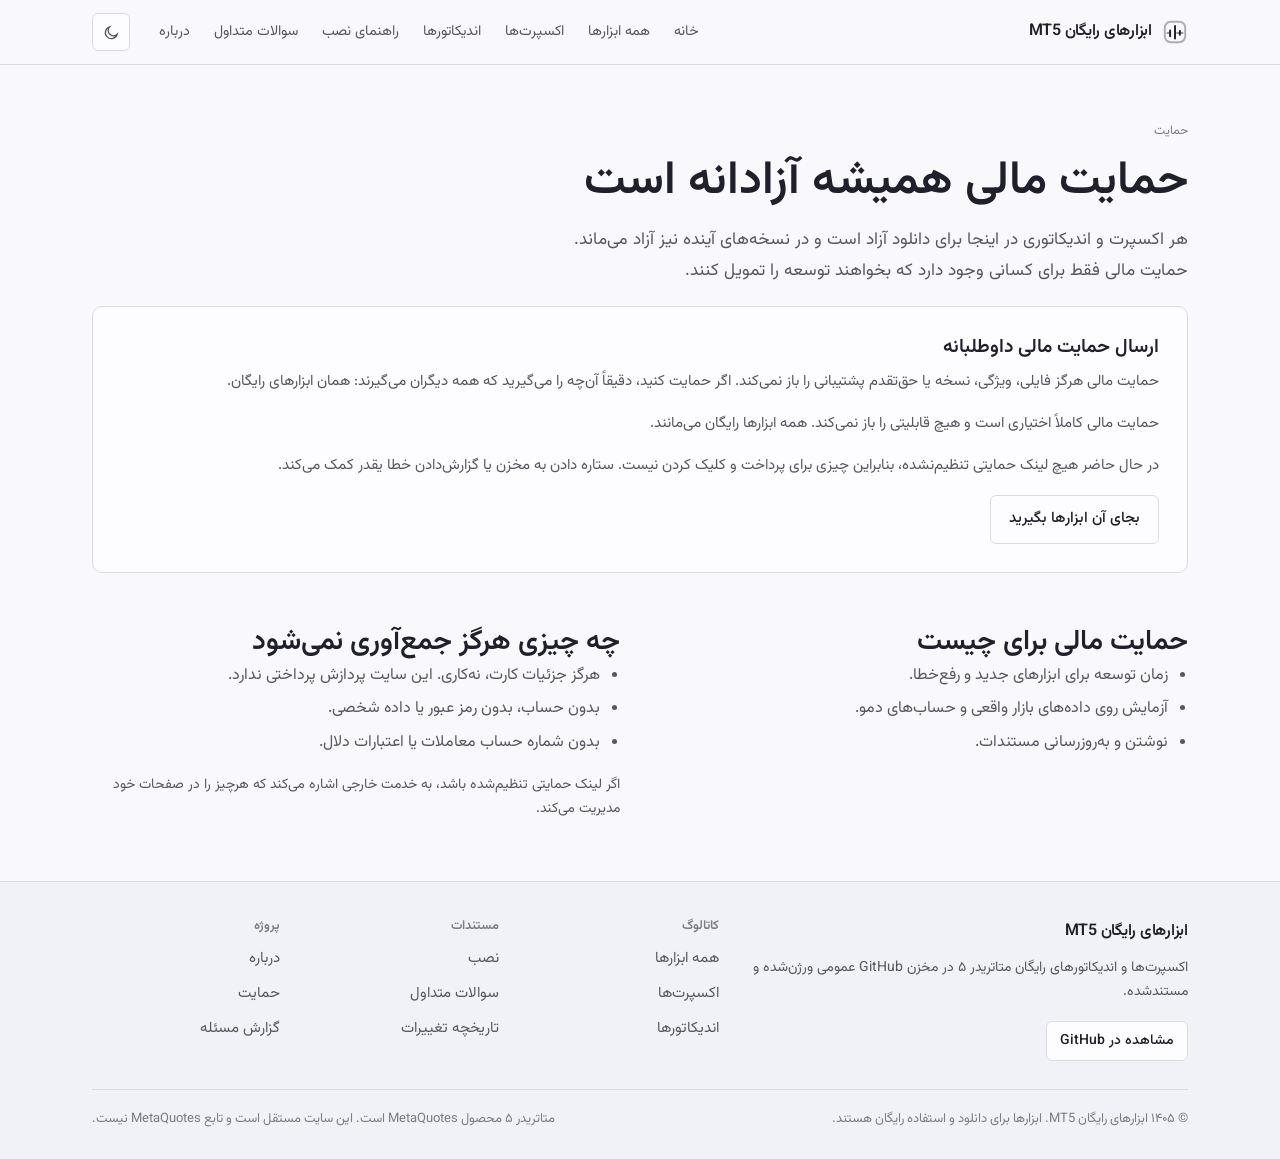
<file: donate.html>
<!DOCTYPE html>
<html lang="fa" dir="rtl" data-theme="light">
<head>
<meta charset="utf-8">
<meta name="viewport" content="width=device-width, initial-scale=1">
<title>حمایت و حمایت مالی - ابزارهای رایگان MT5</title>
<meta name="description" content="حمایت مالی برای این کتابخانه ابزارهای متاتریدر ۵ آزادانه است و هرگز لازم نیست. تمام اکسپرت‌ها و اندیکاتورها می‌مانند.">
<link rel="canonical" href="https://aminlore030-dot.github.io/mt5-free-tools/donate.html">
<meta property="og:type" content="website">
<meta property="og:site_name" content="ابزارهای رایگان MT5">
<meta property="og:title" content="حمایت و حمایت مالی">
<meta property="og:description" content="حمایت مالی برای کتابخانه ابزارهای متاتریدر ۵ رایگان و آزادانه است.">
<meta property="og:url" content="https://aminlore030-dot.github.io/mt5-free-tools/donate.html">
<meta name="twitter:card" content="summary">
<meta name="theme-color" content="#f8f6fa" media="(prefers-color-scheme: light)">
<meta name="theme-color" content="#1c1a21" media="(prefers-color-scheme: dark)">
<link rel="icon" href="assets/images/favicon.svg" type="image/svg+xml">
<link rel="apple-touch-icon" href="assets/images/logo.svg">
<link rel="manifest" href="manifest.webmanifest">
<link rel="preconnect" href="https://fonts.googleapis.com">
<link rel="preconnect" href="https://fonts.gstatic.com" crossorigin>
<link rel="stylesheet" href="https://fonts.googleapis.com/css2?family=Vazirmatn:wght@400;500;600&display=swap">
<link rel="stylesheet" href="assets/css/style.css">
<link rel="stylesheet" href="assets/css/responsive.css">
<link rel="stylesheet" href="assets/css/rtl.css">
<script>(function(){try{var t=localStorage.getItem("mt5-theme");if(!t){t=window.matchMedia("(prefers-color-scheme: dark)").matches?"dark":"light";}document.documentElement.setAttribute("data-theme",t);}catch(e){}})();</script>
</head>
<body>
<a class="skip-link" href="#main">رفتن به محتوا</a>
<header class="site-header">
  <div class="wrap header-inner">
    <a class="brand" href="index.html">
      <svg viewBox="0 0 24 24" fill="none" stroke="currentColor" stroke-width="1.8" stroke-linecap="round" aria-hidden="true"><rect x="2.6" y="2.6" width="18.8" height="18.8" rx="5.4" stroke-opacity=".35"/><path d="M7.5 16V10.5M12 18V6.5M16.5 14.5V11"/><path d="M5 13h2.5M14 13h5" stroke-opacity=".45"/></svg>
      <span data-site-name>ابزارهای رایگان MT5</span>
    </a>
    <button class="icon-btn nav-toggle" type="button" data-nav-toggle aria-expanded="false" aria-controls="primary-nav" aria-label="بازکردن منو">
      <svg viewBox="0 0 24 24" fill="none" stroke="currentColor" stroke-width="2" stroke-linecap="round" aria-hidden="true"><path d="M4 7h16M4 12h16M4 17h16"/></svg>
    </button>
    <nav class="nav" id="primary-nav" aria-label="منوی اصلی">
      <a href="index.html">خانه</a><a href="products.html">همه ابزارها</a><a href="ea.html">اکسپرت‌ها</a><a href="indicators.html">اندیکاتورها</a><a href="docs.html?page=installation">راهنمای نصب</a><a href="docs.html?page=faq">سوالات متداول</a><a href="about.html">درباره</a>
    </nav>
    <button class="icon-btn theme-toggle" type="button" data-theme-toggle aria-pressed="false" aria-label="تغییر پوسته">
      <svg class="icon-moon" viewBox="0 0 24 24" fill="none" stroke="currentColor" stroke-width="1.8" stroke-linecap="round" aria-hidden="true"><path d="M20 14.5A8.5 8.5 0 1 1 9.5 4a6.8 6.8 0 0 0 10.5 10.5Z"/></svg>
      <svg class="icon-sun" viewBox="0 0 24 24" fill="none" stroke="currentColor" stroke-width="1.8" stroke-linecap="round" aria-hidden="true"><circle cx="12" cy="12" r="4.2"/><path d="M12 3v2m0 14v2M3 12h2m14 0h2M5.6 5.6 7 7m10 10 1.4 1.4M18.4 5.6 17 7M7 17l-1.4 1.4"/></svg>
    </button>
  </div>
</header>

<main id="main">
  <div class="wrap page-head">
    <p class="eyebrow">حمایت</p>
    <h1>حمایت مالی همیشه آزادانه است</h1>
    <p class="lede">هر اکسپرت و اندیکاتوری در اینجا برای دانلود آزاد است و در نسخه‌های آینده نیز آزاد می‌ماند. حمایت مالی فقط برای کسانی وجود دارد که بخواهند توسعه را تمویل کنند.</p>
  </div>

  <div class="wrap section" style="padding-top:12px">
    <div class="donate-block" data-donate>
      <h2>ارسال حمایت مالی داوطلبانه</h2>
      <p>حمایت مالی هرگز فایلی، ویژگی، نسخه یا حق‌تقدم پشتیبانی را باز نمی‌کند. اگر حمایت کنید، دقیقاً آن‌چه را می‌گیرید که همه دیگران می‌گیرند: همان ابزارهای رایگان.</p>
      <p class="small muted" data-donate-note hidden></p>
      <p class="small muted" data-donate-unavailable hidden>در حال حاضر هیچ لینک حمایتی تنظیم‌نشده، بنابراین چیزی برای پرداخت و کلیک کردن نیست. ستاره دادن به مخزن یا گزارش‌دادن خطا یقدر کمک می‌کند.</p>
      <div class="hero-actions" style="margin-top:16px">
        <a class="btn" data-donate-link hidden rel="noopener">ارسال حمایت</a>
        <a class="btn btn--ghost" href="products.html">بجای آن ابزارها بگیرید</a>
      </div>
      <ul class="donate-methods" data-donate-methods hidden></ul>
    </div>
  </div>

  <div class="wrap section" style="padding-top:0">
    <div class="cols-2">
      <div>
        <h2>حمایت مالی برای چیست</h2>
        <ul class="muted">
          <li>زمان توسعه برای ابزارهای جدید و رفع‌خطا.</li>
          <li>آزمایش روی داده‌های بازار واقعی و حساب‌های دمو.</li>
          <li>نوشتن و به‌روز‌رسانی مستندات.</li>
        </ul>
      </div>
      <div>
        <h2>چه چیزی هرگز جمع‌آوری نمی‌شود</h2>
        <ul class="muted">
          <li>هرگز جزئیات کارت، نه‌کاری. این سایت پردازش پرداختی ندارد.</li>
          <li>بدون حساب، بدون رمز عبور یا داده شخصی.</li>
          <li>بدون شماره حساب معاملات یا اعتبارات دلال.</li>
        </ul>
        <p class="small muted">اگر لینک حمایتی تنظیم‌شده باشد، به خدمت خارجی اشاره می‌کند که هر‌چیز را در صفحات خود مدیریت می‌کند.</p>
      </div>
    </div>
  </div>
</main>

<footer class="site-footer">
  <div class="wrap">
    <div class="footer-grid">
      <div>
        <a class="brand" href="index.html"><span data-site-name>ابزارهای رایگان MT5</span></a>
        <p class="small muted" style="margin-top:10px">اکسپرت‌ها و اندیکاتورهای رایگان متاتریدر ۵ در مخزن GitHub عمومی ورژن‌شده و مستند‌شده.</p>
        <a class="btn btn--ghost btn--sm" data-repo-link href="https://github.com/aminlore030-dot/mt5-free-tools" rel="noopener">مشاهده در GitHub</a>
      </div>
      <div>
        <h2>کاتالوگ</h2>
        <ul class="footer-links"><li><a href="products.html">همه ابزارها</a></li><li><a href="ea.html">اکسپرت‌ها</a></li><li><a href="indicators.html">اندیکاتورها</a></li></ul>
      </div>
      <div>
        <h2>مستندات</h2>
        <ul class="footer-links"><li><a href="docs.html?page=installation">نصب</a></li><li><a href="docs.html?page=faq">سوالات متداول</a></li><li><a href="docs.html?page=changelog">تاریخچه تغییرات</a></li></ul>
      </div>
      <div>
        <h2>پروژه</h2>
        <ul class="footer-links"><li><a href="about.html">درباره</a></li><li><a href="donate.html">حمایت</a></li><li><a data-issues-link href="https://github.com/aminlore030-dot/mt5-free-tools/issues" rel="noopener">گزارش مسئله</a></li></ul>
      </div>
    </div>
    <div class="footer-note">
      <span>&copy; <span data-year>2026</span> <span data-site-name>ابزارهای رایگان MT5</span>. ابزارها برای دانلود و استفاده رایگان هستند.</span>
      <span>متاتریدر ۵ محصول MetaQuotes است. این سایت مستقل است و تابع MetaQuotes نیست.</span>
    </div>
  </div>
</footer>

<script src="assets/js/config.js" defer></script>
<script src="assets/js/markdown.js" defer></script>
<script src="assets/js/search.js" defer></script>
<script src="assets/js/products.js" defer></script>
<script src="assets/js/app.js" defer></script>
</body>
</html>
</file>
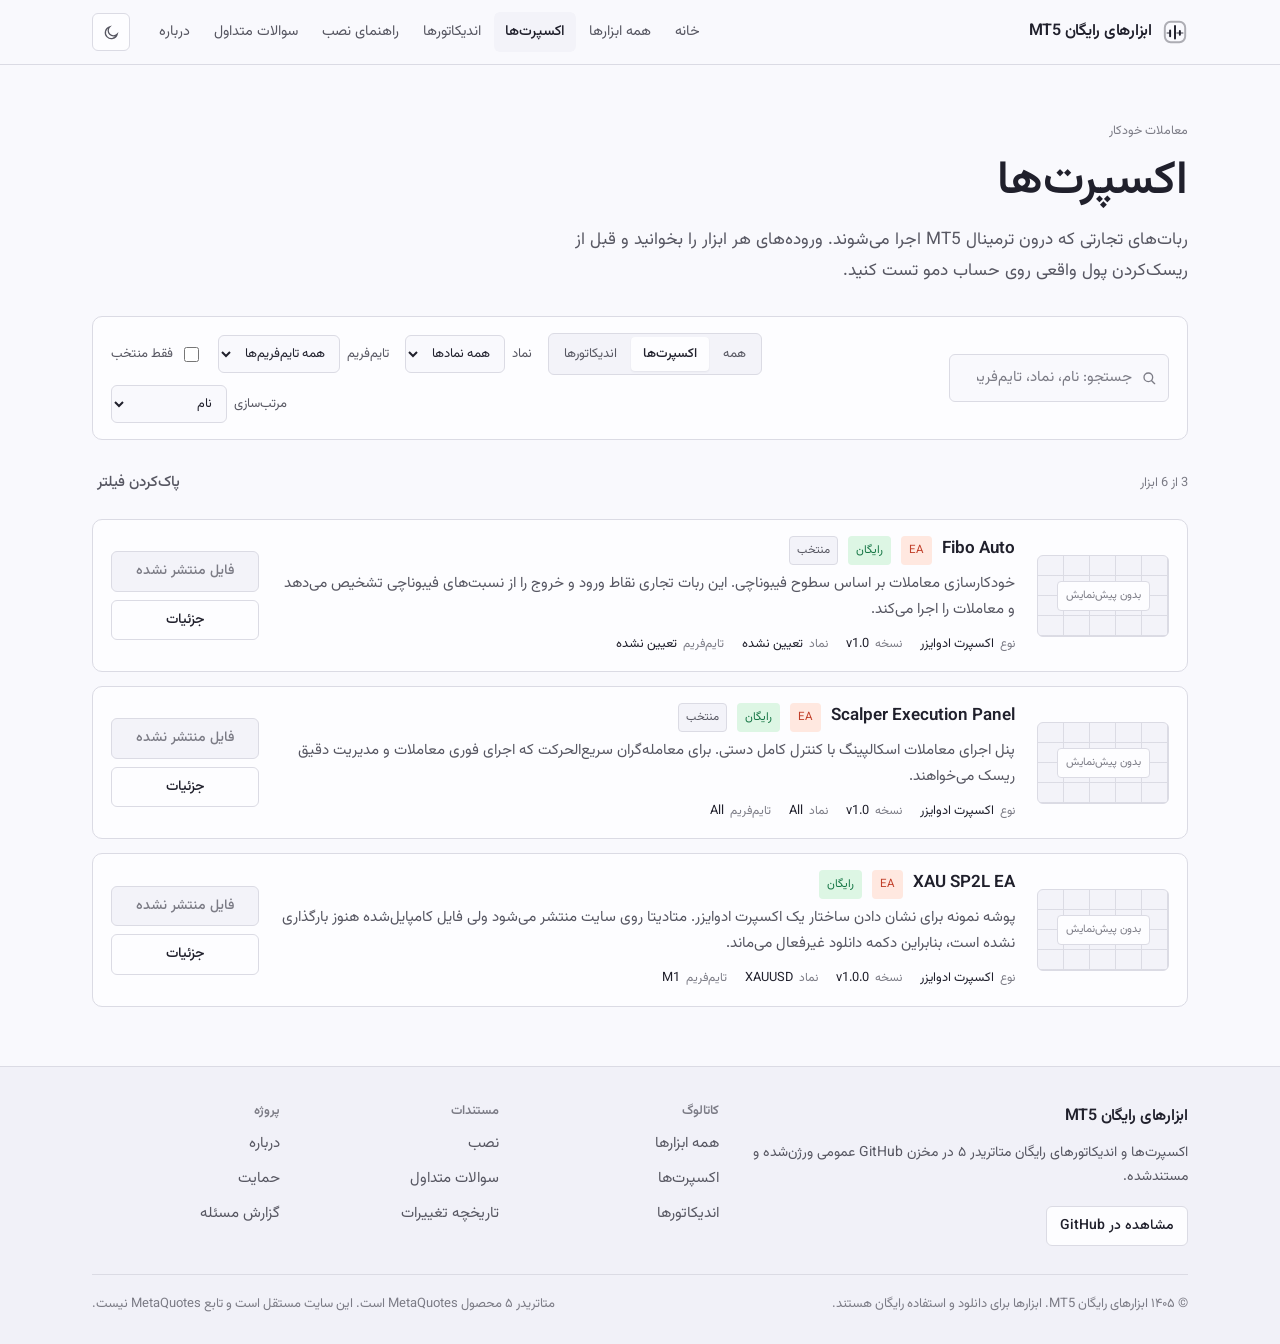
<file: ea.html>
<!DOCTYPE html>
<html lang="fa" dir="rtl" data-theme="light">
<head>
<meta charset="utf-8">
<meta name="viewport" content="width=device-width, initial-scale=1">
<title>اکسپرت‌های رایگان MT5 - ابزارهای رایگان MT5</title>
<meta name="description" content="اکسپرت‌های رایگان متاتریدر ۵ با تاریخ انتشار، وروده‌های مستند‌شده و دانلود مستقیم .ex5. بدون حساب و بدون کلید مجوز.">
<link rel="canonical" href="https://aminlore030-dot.github.io/mt5-free-tools/ea.html">
<meta property="og:type" content="website">
<meta property="og:site_name" content="ابزارهای رایگان MT5">
<meta property="og:title" content="اکسپرت‌های رایگان MT5">
<meta property="og:description" content="اکسپرت‌های رایگان متاتریدر ۵ با دانلود مستقیم .ex5. بدون حساب و بدون کلید مجوز.">
<meta property="og:url" content="https://aminlore030-dot.github.io/mt5-free-tools/ea.html">
<meta name="twitter:card" content="summary">
<meta name="theme-color" content="#f8f6fa" media="(prefers-color-scheme: light)">
<meta name="theme-color" content="#1c1a21" media="(prefers-color-scheme: dark)">
<link rel="icon" href="assets/images/favicon.svg" type="image/svg+xml">
<link rel="apple-touch-icon" href="assets/images/logo.svg">
<link rel="manifest" href="manifest.webmanifest">
<link rel="preconnect" href="https://fonts.googleapis.com">
<link rel="preconnect" href="https://fonts.gstatic.com" crossorigin>
<link rel="stylesheet" href="https://fonts.googleapis.com/css2?family=Vazirmatn:wght@400;500;600&display=swap">
<link rel="stylesheet" href="assets/css/style.css">
<link rel="stylesheet" href="assets/css/responsive.css">
<link rel="stylesheet" href="assets/css/rtl.css">
<script>(function(){try{var t=localStorage.getItem("mt5-theme");if(!t){t=window.matchMedia("(prefers-color-scheme: dark)").matches?"dark":"light";}document.documentElement.setAttribute("data-theme",t);}catch(e){}})();</script>
</head>
<body>
<a class="skip-link" href="#main">رفتن به محتوا</a>
<header class="site-header">
  <div class="wrap header-inner">
    <a class="brand" href="index.html">
      <svg viewBox="0 0 24 24" fill="none" stroke="currentColor" stroke-width="1.8" stroke-linecap="round" aria-hidden="true"><rect x="2.6" y="2.6" width="18.8" height="18.8" rx="5.4" stroke-opacity=".35"/><path d="M7.5 16V10.5M12 18V6.5M16.5 14.5V11"/><path d="M5 13h2.5M14 13h5" stroke-opacity=".45"/></svg>
      <span data-site-name>ابزارهای رایگان MT5</span>
    </a>
    <button class="icon-btn nav-toggle" type="button" data-nav-toggle aria-expanded="false" aria-controls="primary-nav" aria-label="بازکردن منو">
      <svg viewBox="0 0 24 24" fill="none" stroke="currentColor" stroke-width="2" stroke-linecap="round" aria-hidden="true"><path d="M4 7h16M4 12h16M4 17h16"/></svg>
    </button>
    <nav class="nav" id="primary-nav" aria-label="منوی اصلی">
      <a href="index.html">خانه</a><a href="products.html">همه ابزارها</a><a href="ea.html">اکسپرت‌ها</a><a href="indicators.html">اندیکاتورها</a><a href="docs.html?page=installation">راهنمای نصب</a><a href="docs.html?page=faq">سوالات متداول</a><a href="about.html">درباره</a>
    </nav>
    <button class="icon-btn theme-toggle" type="button" data-theme-toggle aria-pressed="false" aria-label="تغییر پوسته">
      <svg class="icon-moon" viewBox="0 0 24 24" fill="none" stroke="currentColor" stroke-width="1.8" stroke-linecap="round" aria-hidden="true"><path d="M20 14.5A8.5 8.5 0 1 1 9.5 4a6.8 6.8 0 0 0 10.5 10.5Z"/></svg>
      <svg class="icon-sun" viewBox="0 0 24 24" fill="none" stroke="currentColor" stroke-width="1.8" stroke-linecap="round" aria-hidden="true"><circle cx="12" cy="12" r="4.2"/><path d="M12 3v2m0 14v2M3 12h2m14 0h2M5.6 5.6 7 7m10 10 1.4 1.4M18.4 5.6 17 7M7 17l-1.4 1.4"/></svg>
    </button>
  </div>
</header>

<main id="main">
  <div class="wrap page-head">
    <p class="eyebrow">معاملات خودکار</p>
    <h1>اکسپرت‌ها</h1>
    <p class="lede">ربات‌های تجارتی که درون ترمینال MT5 اجرا می‌شوند. وروده‌های هر ابزار را بخوانید و قبل از ریسک‌کردن پول واقعی روی حساب دمو تست کنید.</p>
  </div>

  <div class="wrap section" style="padding-top:22px" data-listing data-default-type="ea">
    <div class="toolbar">
      <div class="search-field">
        <svg viewBox="0 0 24 24" fill="none" stroke="currentColor" stroke-width="2" stroke-linecap="round" aria-hidden="true"><circle cx="11" cy="11" r="6.5"/><path d="m16 16 4.5 4.5"/></svg>
        <label class="sr-only" for="tool-search">جستجوی ابزارها</label>
        <input id="tool-search" type="search" data-search-input placeholder="جستجو: نام، نماد، تایم‌فریم، برچسب..." autocomplete="off">
      </div>
      <div class="filter-row">
        <div class="segmented" role="group" aria-label="فیلتر بر اساس نوع">
          <label><input type="radio" name="tool-type" value="all" data-filter-type><span>همه</span></label>
          <label><input type="radio" name="tool-type" value="ea" data-filter-type checked><span>اکسپرت‌ها</span></label>
          <label><input type="radio" name="tool-type" value="indicator" data-filter-type><span>اندیکاتورها</span></label>
        </div>
        <label class="field-inline">نماد <select data-filter-symbol aria-label="فیلتر بر اساس نماد"><option value="all">هر نماد</option></select></label>
        <label class="field-inline">تایم‌فریم <select data-filter-timeframe aria-label="فیلتر بر اساس تایم‌فریم"><option value="all">هر تایم‌فریم</option></select></label>
        <label class="check-inline"><input type="checkbox" data-filter-featured> فقط منتخب</label>
        <label class="field-inline">مرتب‌سازی <select data-sort aria-label="مرتب‌سازی نتایج"><option value="name">نام</option><option value="updated">اخیراً به‌روز‌شده</option></select></label>
      </div>
    </div>

    <div class="result-bar">
      <span data-result-count aria-live="polite">در حال بارگذاری کاتالوگ...</span>
      <button class="btn btn--quiet" type="button" data-reset-filters>پاک‌کردن فیلتر</button>
    </div>

    <div data-results></div>

    <noscript>
      <div class="state"><h3>جاوا اسکریپت خاموش است</h3><p>فهرست کاتالوگ در مرورگر شما خوانده می‌شود. با جاوا اسکریپت خاموش هم می‌توانید هر ابزاری را مستقیم از مخزن دانلود کنید.</p><a class="btn btn--ghost" href="https://github.com/aminlore030-dot/mt5-free-tools/tree/main/products" rel="noopener">باز کردن پوشه محصولات</a></div>
    </noscript>
  </div>
</main>

<footer class="site-footer">
  <div class="wrap">
    <div class="footer-grid">
      <div>
        <a class="brand" href="index.html"><span data-site-name>ابزارهای رایگان MT5</span></a>
        <p class="small muted" style="margin-top:10px">اکسپرت‌ها و اندیکاتورهای رایگان متاتریدر ۵ در مخزن GitHub عمومی ورژن‌شده و مستند‌شده.</p>
        <a class="btn btn--ghost btn--sm" data-repo-link href="https://github.com/aminlore030-dot/mt5-free-tools" rel="noopener">مشاهده در GitHub</a>
      </div>
      <div>
        <h2>کاتالوگ</h2>
        <ul class="footer-links"><li><a href="products.html">همه ابزارها</a></li><li><a href="ea.html">اکسپرت‌ها</a></li><li><a href="indicators.html">اندیکاتورها</a></li></ul>
      </div>
      <div>
        <h2>مستندات</h2>
        <ul class="footer-links"><li><a href="docs.html?page=installation">نصب</a></li><li><a href="docs.html?page=faq">سوالات متداول</a></li><li><a href="docs.html?page=changelog">تاریخچه تغییرات</a></li></ul>
      </div>
      <div>
        <h2>پروژه</h2>
        <ul class="footer-links"><li><a href="about.html">درباره</a></li><li><a href="donate.html">حمایت</a></li><li><a data-issues-link href="https://github.com/aminlore030-dot/mt5-free-tools/issues" rel="noopener">گزارش مسئله</a></li></ul>
      </div>
    </div>
    <div class="footer-note">
      <span>&copy; <span data-year>2026</span> <span data-site-name>ابزارهای رایگان MT5</span>. ابزارها برای دانلود و استفاده رایگان هستند.</span>
      <span>متاتریدر ۵ محصول MetaQuotes است. این سایت مستقل است و تابع MetaQuotes نیست.</span>
    </div>
  </div>
</footer>

<script src="assets/js/config.js" defer></script>
<script src="assets/js/markdown.js" defer></script>
<script src="assets/js/search.js" defer></script>
<script src="assets/js/products.js" defer></script>
<script src="assets/js/app.js" defer></script>
</body>
</html>
</file>
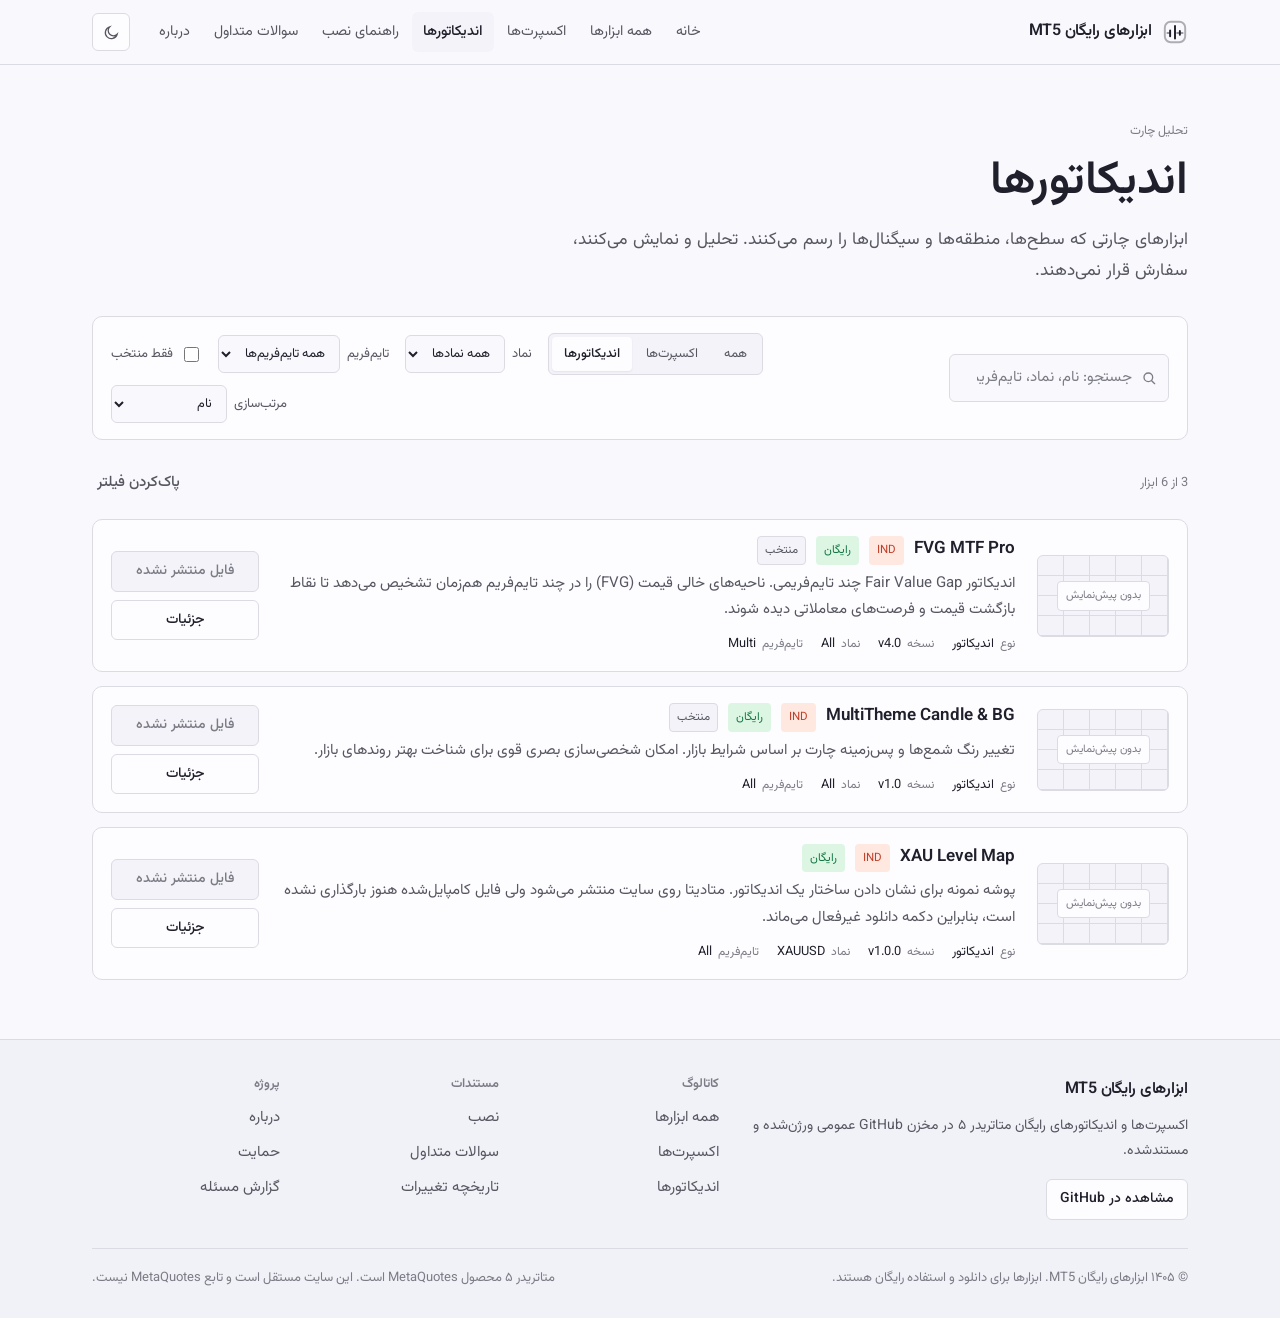
<file: indicators.html>
<!DOCTYPE html>
<html lang="fa" dir="rtl" data-theme="light">
<head>
<meta charset="utf-8">
<meta name="viewport" content="width=device-width, initial-scale=1">
<title>اندیکاتورهای رایگان MT5 - ابزارهای رایگان MT5</title>
<meta name="description" content="اندیکاتورهای رایگان متاتریدر ۵ برای سطح‌ها، منطقه‌ها و سیگنال‌ها. دانلود مستقیم .ex5، تنظیمات مستند‌شده، بدون حساب.">
<link rel="canonical" href="https://aminlore030-dot.github.io/mt5-free-tools/indicators.html">
<meta property="og:type" content="website">
<meta property="og:site_name" content="ابزارهای رایگان MT5">
<meta property="og:title" content="اندیکاتورهای رایگان MT5">
<meta property="og:description" content="اندیکاتورهای رایگان متاتریدر ۵ با دانلود مستقیم .ex5 و تنظیمات مستند‌شده.">
<meta property="og:url" content="https://aminlore030-dot.github.io/mt5-free-tools/indicators.html">
<meta name="twitter:card" content="summary">
<meta name="theme-color" content="#f8f6fa" media="(prefers-color-scheme: light)">
<meta name="theme-color" content="#1c1a21" media="(prefers-color-scheme: dark)">
<link rel="icon" href="assets/images/favicon.svg" type="image/svg+xml">
<link rel="apple-touch-icon" href="assets/images/logo.svg">
<link rel="manifest" href="manifest.webmanifest">
<link rel="preconnect" href="https://fonts.googleapis.com">
<link rel="preconnect" href="https://fonts.gstatic.com" crossorigin>
<link rel="stylesheet" href="https://fonts.googleapis.com/css2?family=Vazirmatn:wght@400;500;600&display=swap">
<link rel="stylesheet" href="assets/css/style.css">
<link rel="stylesheet" href="assets/css/responsive.css">
<link rel="stylesheet" href="assets/css/rtl.css">
<script>(function(){try{var t=localStorage.getItem("mt5-theme");if(!t){t=window.matchMedia("(prefers-color-scheme: dark)").matches?"dark":"light";}document.documentElement.setAttribute("data-theme",t);}catch(e){}})();</script>
</head>
<body>
<a class="skip-link" href="#main">رفتن به محتوا</a>
<header class="site-header">
  <div class="wrap header-inner">
    <a class="brand" href="index.html">
      <svg viewBox="0 0 24 24" fill="none" stroke="currentColor" stroke-width="1.8" stroke-linecap="round" aria-hidden="true"><rect x="2.6" y="2.6" width="18.8" height="18.8" rx="5.4" stroke-opacity=".35"/><path d="M7.5 16V10.5M12 18V6.5M16.5 14.5V11"/><path d="M5 13h2.5M14 13h5" stroke-opacity=".45"/></svg>
      <span data-site-name>ابزارهای رایگان MT5</span>
    </a>
    <button class="icon-btn nav-toggle" type="button" data-nav-toggle aria-expanded="false" aria-controls="primary-nav" aria-label="بازکردن منو">
      <svg viewBox="0 0 24 24" fill="none" stroke="currentColor" stroke-width="2" stroke-linecap="round" aria-hidden="true"><path d="M4 7h16M4 12h16M4 17h16"/></svg>
    </button>
    <nav class="nav" id="primary-nav" aria-label="منوی اصلی">
      <a href="index.html">خانه</a><a href="products.html">همه ابزارها</a><a href="ea.html">اکسپرت‌ها</a><a href="indicators.html">اندیکاتورها</a><a href="docs.html?page=installation">راهنمای نصب</a><a href="docs.html?page=faq">سوالات متداول</a><a href="about.html">درباره</a>
    </nav>
    <button class="icon-btn theme-toggle" type="button" data-theme-toggle aria-pressed="false" aria-label="تغییر پوسته">
      <svg class="icon-moon" viewBox="0 0 24 24" fill="none" stroke="currentColor" stroke-width="1.8" stroke-linecap="round" aria-hidden="true"><path d="M20 14.5A8.5 8.5 0 1 1 9.5 4a6.8 6.8 0 0 0 10.5 10.5Z"/></svg>
      <svg class="icon-sun" viewBox="0 0 24 24" fill="none" stroke="currentColor" stroke-width="1.8" stroke-linecap="round" aria-hidden="true"><circle cx="12" cy="12" r="4.2"/><path d="M12 3v2m0 14v2M3 12h2m14 0h2M5.6 5.6 7 7m10 10 1.4 1.4M18.4 5.6 17 7M7 17l-1.4 1.4"/></svg>
    </button>
  </div>
</header>

<main id="main">
  <div class="wrap page-head">
    <p class="eyebrow">تحلیل چارت</p>
    <h1>اندیکاتورها</h1>
    <p class="lede">ابزارهای چارتی که سطح‌ها، منطقه‌ها و سیگنال‌ها را رسم می‌کنند. تحلیل و نمایش می‌کنند، سفارش قرار نمی‌دهند.</p>
  </div>

  <div class="wrap section" style="padding-top:22px" data-listing data-default-type="indicator">
    <div class="toolbar">
      <div class="search-field">
        <svg viewBox="0 0 24 24" fill="none" stroke="currentColor" stroke-width="2" stroke-linecap="round" aria-hidden="true"><circle cx="11" cy="11" r="6.5"/><path d="m16 16 4.5 4.5"/></svg>
        <label class="sr-only" for="tool-search">جستجوی ابزارها</label>
        <input id="tool-search" type="search" data-search-input placeholder="جستجو: نام، نماد، تایم‌فریم، برچسب..." autocomplete="off">
      </div>
      <div class="filter-row">
        <div class="segmented" role="group" aria-label="فیلتر بر اساس نوع">
          <label><input type="radio" name="tool-type" value="all" data-filter-type><span>همه</span></label>
          <label><input type="radio" name="tool-type" value="ea" data-filter-type><span>اکسپرت‌ها</span></label>
          <label><input type="radio" name="tool-type" value="indicator" data-filter-type checked><span>اندیکاتورها</span></label>
        </div>
        <label class="field-inline">نماد <select data-filter-symbol aria-label="فیلتر بر اساس نماد"><option value="all">هر نماد</option></select></label>
        <label class="field-inline">تایم‌فریم <select data-filter-timeframe aria-label="فیلتر بر اساس تایم‌فریم"><option value="all">هر تایم‌فریم</option></select></label>
        <label class="check-inline"><input type="checkbox" data-filter-featured> فقط منتخب</label>
        <label class="field-inline">مرتب‌سازی <select data-sort aria-label="مرتب‌سازی نتایج"><option value="name">نام</option><option value="updated">اخیراً به‌روز‌شده</option></select></label>
      </div>
    </div>

    <div class="result-bar">
      <span data-result-count aria-live="polite">در حال بارگذاری کاتالوگ...</span>
      <button class="btn btn--quiet" type="button" data-reset-filters>پاک‌کردن فیلتر</button>
    </div>

    <div data-results></div>

    <noscript>
      <div class="state"><h3>جاوا اسکریپت خاموش است</h3><p>فهرست کاتالوگ در مرورگر شما خوانده می‌شود. با جاوا اسکریپت خاموش هم می‌توانید هر ابزاری را مستقیم از مخزن دانلود کنید.</p><a class="btn btn--ghost" href="https://github.com/aminlore030-dot/mt5-free-tools/tree/main/products" rel="noopener">باز کردن پوشه محصولات</a></div>
    </noscript>
  </div>
</main>

<footer class="site-footer">
  <div class="wrap">
    <div class="footer-grid">
      <div>
        <a class="brand" href="index.html"><span data-site-name>ابزارهای رایگان MT5</span></a>
        <p class="small muted" style="margin-top:10px">اکسپرت‌ها و اندیکاتورهای رایگان متاتریدر ۵ در مخزن GitHub عمومی ورژن‌شده و مستند‌شده.</p>
        <a class="btn btn--ghost btn--sm" data-repo-link href="https://github.com/aminlore030-dot/mt5-free-tools" rel="noopener">مشاهده در GitHub</a>
      </div>
      <div>
        <h2>کاتالوگ</h2>
        <ul class="footer-links"><li><a href="products.html">همه ابزارها</a></li><li><a href="ea.html">اکسپرت‌ها</a></li><li><a href="indicators.html">اندیکاتورها</a></li></ul>
      </div>
      <div>
        <h2>مستندات</h2>
        <ul class="footer-links"><li><a href="docs.html?page=installation">نصب</a></li><li><a href="docs.html?page=faq">سوالات متداول</a></li><li><a href="docs.html?page=changelog">تاریخچه تغییرات</a></li></ul>
      </div>
      <div>
        <h2>پروژه</h2>
        <ul class="footer-links"><li><a href="about.html">درباره</a></li><li><a href="donate.html">حمایت</a></li><li><a data-issues-link href="https://github.com/aminlore030-dot/mt5-free-tools/issues" rel="noopener">گزارش مسئله</a></li></ul>
      </div>
    </div>
    <div class="footer-note">
      <span>&copy; <span data-year>2026</span> <span data-site-name>ابزارهای رایگان MT5</span>. ابزارها برای دانلود و استفاده رایگان هستند.</span>
      <span>متاتریدر ۵ محصول MetaQuotes است. این سایت مستقل است و تابع MetaQuotes نیست.</span>
    </div>
  </div>
</footer>

<script src="assets/js/config.js" defer></script>
<script src="assets/js/markdown.js" defer></script>
<script src="assets/js/search.js" defer></script>
<script src="assets/js/products.js" defer></script>
<script src="assets/js/app.js" defer></script>
</body>
</html>
</file>
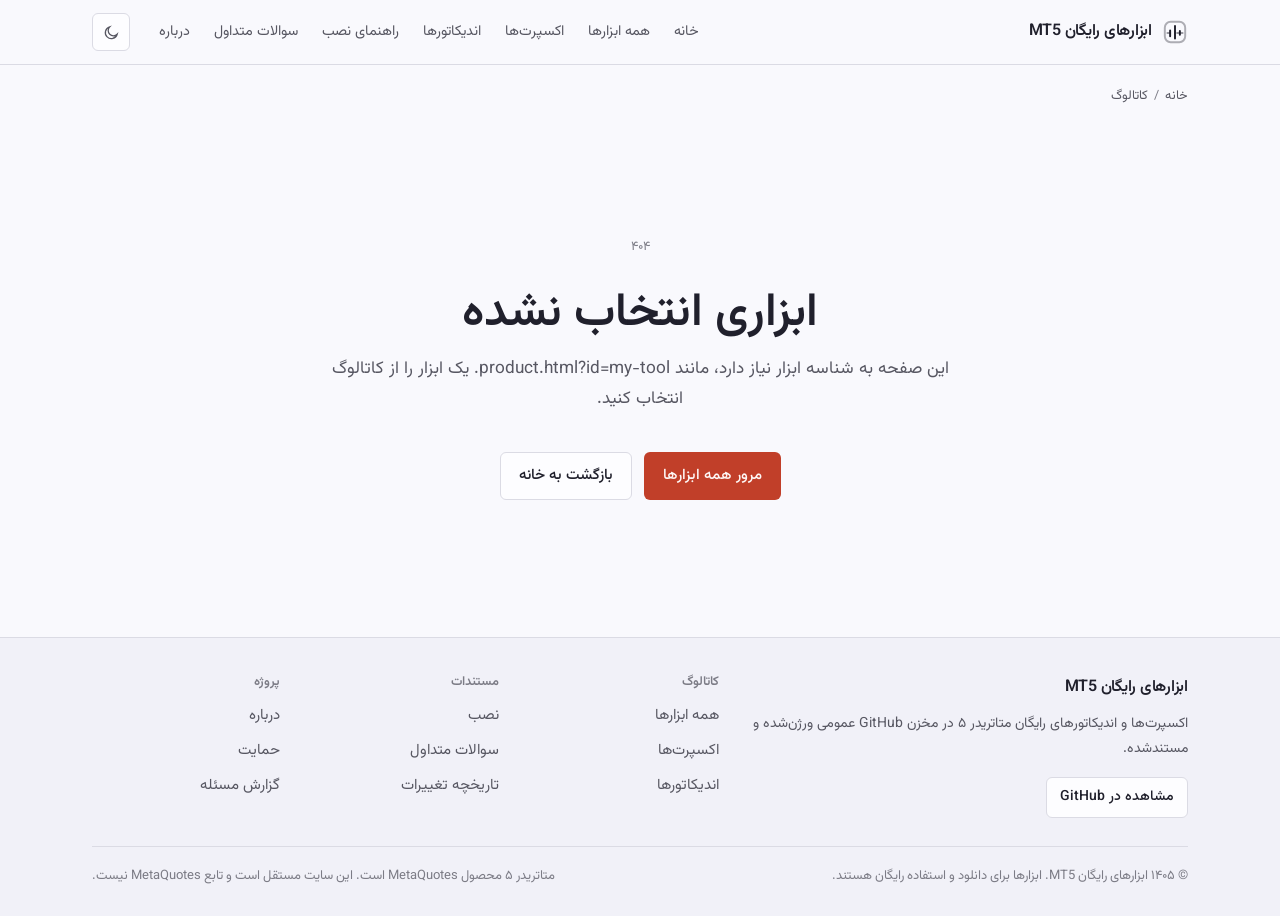
<file: product.html>
<!DOCTYPE html>
<html lang="fa" dir="rtl" data-theme="light">
<head>
<meta charset="utf-8">
<meta name="viewport" content="width=device-width, initial-scale=1">
<title>جزئیات ابزار - ابزارهای رایگان MT5</title>
<meta name="description" content="جزئیات، مشخصات، مراحل نصب، تاریخچه و دانلود رایگان اکسپرت یا اندیکاتور متاتریدر ۵.">
<link rel="canonical" href="https://aminlore030-dot.github.io/mt5-free-tools/product.html">
<meta property="og:type" content="website">
<meta property="og:site_name" content="ابزارهای رایگان MT5">
<meta property="og:title" content="جزئیات ابزار">
<meta property="og:description" content="جزئیات، مشخصات، نصب و دانلود رایگان اکسپرت یا اندیکاتور متاتریدر ۵.">
<meta property="og:url" content="https://aminlore030-dot.github.io/mt5-free-tools/product.html">
<meta name="twitter:card" content="summary">
<meta name="theme-color" content="#f8f6fa" media="(prefers-color-scheme: light)">
<meta name="theme-color" content="#1c1a21" media="(prefers-color-scheme: dark)">
<link rel="icon" href="assets/images/favicon.svg" type="image/svg+xml">
<link rel="apple-touch-icon" href="assets/images/logo.svg">
<link rel="manifest" href="manifest.webmanifest">
<link rel="preconnect" href="https://fonts.googleapis.com">
<link rel="preconnect" href="https://fonts.gstatic.com" crossorigin>
<link rel="stylesheet" href="https://fonts.googleapis.com/css2?family=Vazirmatn:wght@400;500;600&display=swap">
<link rel="stylesheet" href="assets/css/style.css">
<link rel="stylesheet" href="assets/css/responsive.css">
<link rel="stylesheet" href="assets/css/rtl.css">
<script>(function(){try{var t=localStorage.getItem("mt5-theme");if(!t){t=window.matchMedia("(prefers-color-scheme: dark)").matches?"dark":"light";}document.documentElement.setAttribute("data-theme",t);}catch(e){}})();</script>
</head>
<body>
<a class="skip-link" href="#main">رفتن به محتوا</a>
<header class="site-header">
  <div class="wrap header-inner">
    <a class="brand" href="index.html">
      <svg viewBox="0 0 24 24" fill="none" stroke="currentColor" stroke-width="1.8" stroke-linecap="round" aria-hidden="true"><rect x="2.6" y="2.6" width="18.8" height="18.8" rx="5.4" stroke-opacity=".35"/><path d="M7.5 16V10.5M12 18V6.5M16.5 14.5V11"/><path d="M5 13h2.5M14 13h5" stroke-opacity=".45"/></svg>
      <span data-site-name>ابزارهای رایگان MT5</span>
    </a>
    <button class="icon-btn nav-toggle" type="button" data-nav-toggle aria-expanded="false" aria-controls="primary-nav" aria-label="بازکردن منو">
      <svg viewBox="0 0 24 24" fill="none" stroke="currentColor" stroke-width="2" stroke-linecap="round" aria-hidden="true"><path d="M4 7h16M4 12h16M4 17h16"/></svg>
    </button>
    <nav class="nav" id="primary-nav" aria-label="منوی اصلی">
      <a href="index.html">خانه</a><a href="products.html">همه ابزارها</a><a href="ea.html">اکسپرت‌ها</a><a href="indicators.html">اندیکاتورها</a><a href="docs.html?page=installation">راهنمای نصب</a><a href="docs.html?page=faq">سوالات متداول</a><a href="about.html">درباره</a>
    </nav>
    <button class="icon-btn theme-toggle" type="button" data-theme-toggle aria-pressed="false" aria-label="تغییر پوسته">
      <svg class="icon-moon" viewBox="0 0 24 24" fill="none" stroke="currentColor" stroke-width="1.8" stroke-linecap="round" aria-hidden="true"><path d="M20 14.5A8.5 8.5 0 1 1 9.5 4a6.8 6.8 0 0 0 10.5 10.5Z"/></svg>
      <svg class="icon-sun" viewBox="0 0 24 24" fill="none" stroke="currentColor" stroke-width="1.8" stroke-linecap="round" aria-hidden="true"><circle cx="12" cy="12" r="4.2"/><path d="M12 3v2m0 14v2M3 12h2m14 0h2M5.6 5.6 7 7m10 10 1.4 1.4M18.4 5.6 17 7M7 17l-1.4 1.4"/></svg>
    </button>
  </div>
</header>

<main id="main">
  <div class="wrap">
    <nav class="crumbs" data-crumbs aria-label="مسیر"><a href="index.html">خانه</a><span>/</span><a href="products.html">کاتالوگ</a></nav>
  </div>
  <div class="wrap" data-product-detail>
    <div data-product-missing hidden></div>
    <div class="detail" data-product-shell>
      <div>
        <header class="detail-head" data-product-head>
          <p class="eyebrow">ابزار</p>
          <h1>در حال بارگذاری...</h1>
        </header>
        <div class="detail-body" data-product-body>
          <div class="skeleton-list"><div class="skeleton"></div><div class="skeleton"></div></div>
        </div>
      </div>
      <aside class="sidebar">
        <div class="download-panel" data-product-download>
          <h2>دانلود</h2>
          <p class="price">رایگان &middot; بدون نیاز به حساب</p>
          <p class="small muted">در حال خواندن کاتالوگ...</p>
        </div>
        <div class="donate-block" data-donate>
          <h2>حمایت اختیاری</h2>
          <p class="small">این ابزار رایگان است. حمایت مالی آزادانه است و هرگز فایل، ویژگی یا به‌روزرسانی را باز نمی‌کند.</p>
          <p class="small muted" data-donate-note hidden></p>
          <p class="small muted" data-donate-unavailable hidden>هنوز لینک حمایت تنظیم‌نشده، پس چیزی برای پرداخت نیست.</p>
          <a class="btn btn--sm btn--block" data-donate-link hidden rel="noopener" style="margin-top:12px">ارسال حمایت</a>
          <ul class="donate-methods" data-donate-methods hidden></ul>
        </div>
        <p class="small muted">چیزی خراب یا نامفهوم است؟ <a data-issues-link href="https://github.com/aminlore030-dot/mt5-free-tools/issues" rel="noopener">باز کردن موضوع</a>.</p>
      </aside>
    </div>
    <noscript>
      <div class="state"><h3>جاوا اسکریپت خاموش است</h3><p>صفحات ابزار کاتالوگ تولیدشده را در مرورگر می‌خوانند. هر فایل به‌طور مستقیم از مخزن قابل دسترسی است.</p><a class="btn btn--ghost" href="https://github.com/aminlore030-dot/mt5-free-tools/tree/main/products" rel="noopener">باز کردن پوشه محصولات</a></div>
    </noscript>
  </div>
</main>

<footer class="site-footer">
  <div class="wrap">
    <div class="footer-grid">
      <div>
        <a class="brand" href="index.html"><span data-site-name>ابزارهای رایگان MT5</span></a>
        <p class="small muted" style="margin-top:10px">اکسپرت‌ها و اندیکاتورهای رایگان متاتریدر ۵ در مخزن GitHub عمومی ورژن‌شده و مستند‌شده.</p>
        <a class="btn btn--ghost btn--sm" data-repo-link href="https://github.com/aminlore030-dot/mt5-free-tools" rel="noopener">مشاهده در GitHub</a>
      </div>
      <div>
        <h2>کاتالوگ</h2>
        <ul class="footer-links"><li><a href="products.html">همه ابزارها</a></li><li><a href="ea.html">اکسپرت‌ها</a></li><li><a href="indicators.html">اندیکاتورها</a></li></ul>
      </div>
      <div>
        <h2>مستندات</h2>
        <ul class="footer-links"><li><a href="docs.html?page=installation">نصب</a></li><li><a href="docs.html?page=faq">سوالات متداول</a></li><li><a href="docs.html?page=changelog">تاریخچه تغییرات</a></li></ul>
      </div>
      <div>
        <h2>پروژه</h2>
        <ul class="footer-links"><li><a href="about.html">درباره</a></li><li><a href="donate.html">حمایت</a></li><li><a data-issues-link href="https://github.com/aminlore030-dot/mt5-free-tools/issues" rel="noopener">گزارش مسئله</a></li></ul>
      </div>
    </div>
    <div class="footer-note">
      <span>&copy; <span data-year>2026</span> <span data-site-name>ابزارهای رایگان MT5</span>. ابزارها برای دانلود و استفاده رایگان هستند.</span>
      <span>متاتریدر ۵ محصول MetaQuotes است. این سایت مستقل است و تابع MetaQuotes نیست.</span>
    </div>
  </div>
</footer>

<script src="assets/js/config.js" defer></script>
<script src="assets/js/markdown.js" defer></script>
<script src="assets/js/search.js" defer></script>
<script src="assets/js/products.js" defer></script>
<script src="assets/js/app.js" defer></script>
</body>
</html>
</file>
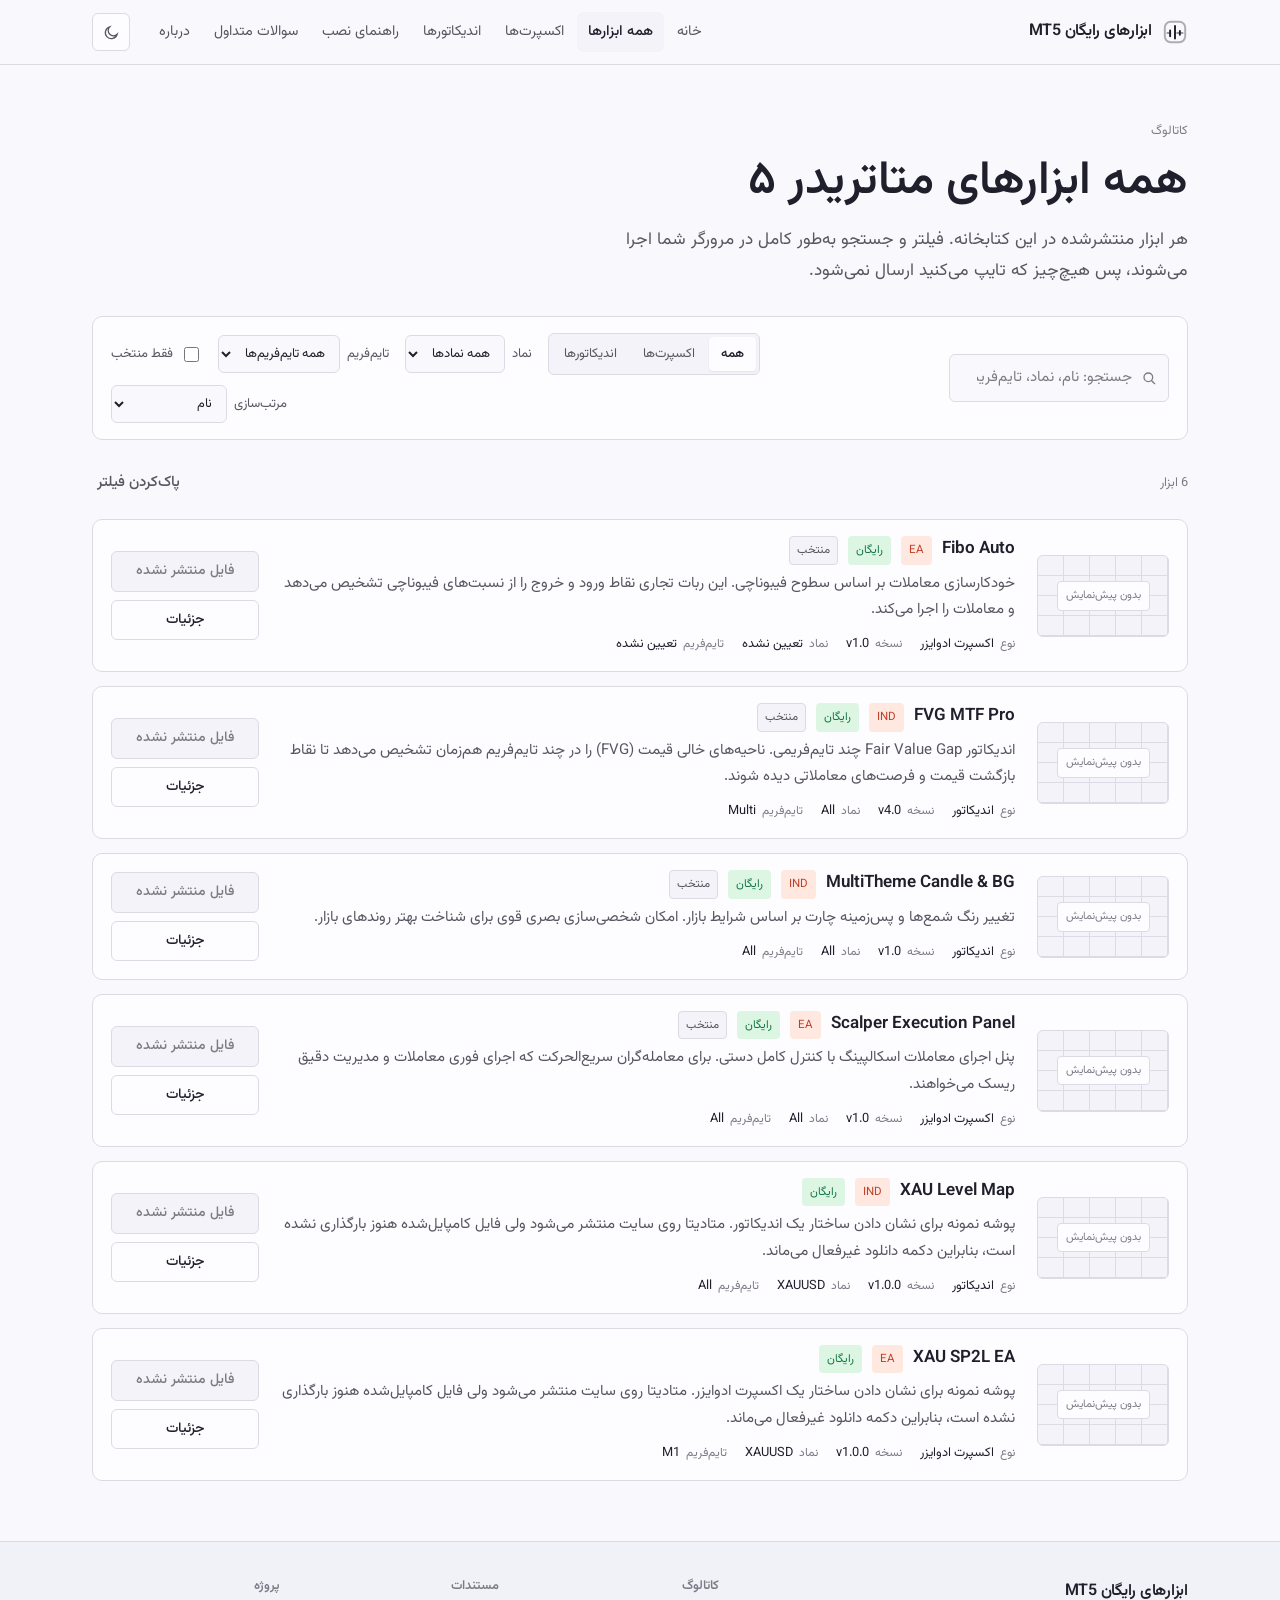
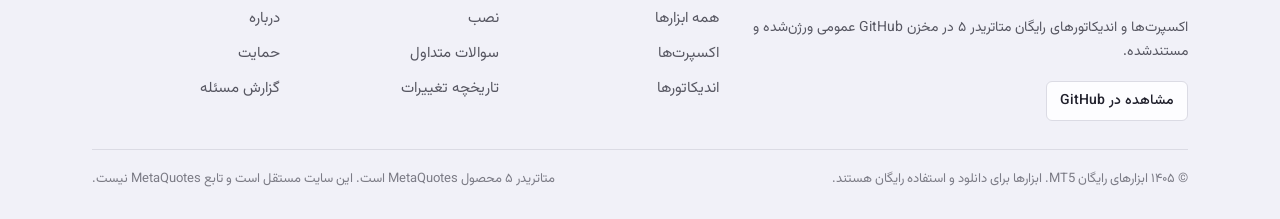
<file: products.html>
<!DOCTYPE html>
<html lang="fa" dir="rtl" data-theme="light">
<head>
<meta charset="utf-8">
<meta name="viewport" content="width=device-width, initial-scale=1">
<title>همه ابزارهای MT5 - ابزارهای رایگان MT5</title>
<meta name="description" content="مرور تمام اکسپرت‌ها و اندیکاتورهای رایگان. فیلتر کردن بر اساس نوع، نماد و تایم‌فریم یا جستجو بر حسب نام و برچسب.">
<link rel="canonical" href="https://aminlore030-dot.github.io/mt5-free-tools/products.html">
<meta property="og:type" content="website">
<meta property="og:site_name" content="ابزارهای رایگان MT5">
<meta property="og:title" content="همه ابزارهای MT5">
<meta property="og:description" content="مرور تمام اکسپرت‌ها و اندیکاتورهای رایگان. فیلتر و جستجو بر اساس نوع، نماد و تایم‌فریم.">
<meta property="og:url" content="https://aminlore030-dot.github.io/mt5-free-tools/products.html">
<meta name="twitter:card" content="summary">
<meta name="theme-color" content="#f8f6fa" media="(prefers-color-scheme: light)">
<meta name="theme-color" content="#1c1a21" media="(prefers-color-scheme: dark)">
<link rel="icon" href="assets/images/favicon.svg" type="image/svg+xml">
<link rel="apple-touch-icon" href="assets/images/logo.svg">
<link rel="manifest" href="manifest.webmanifest">
<link rel="preconnect" href="https://fonts.googleapis.com">
<link rel="preconnect" href="https://fonts.gstatic.com" crossorigin>
<link rel="stylesheet" href="https://fonts.googleapis.com/css2?family=Vazirmatn:wght@400;500;600&display=swap">
<link rel="stylesheet" href="assets/css/style.css">
<link rel="stylesheet" href="assets/css/responsive.css">
<link rel="stylesheet" href="assets/css/rtl.css">
<script>(function(){try{var t=localStorage.getItem("mt5-theme");if(!t){t=window.matchMedia("(prefers-color-scheme: dark)").matches?"dark":"light";}document.documentElement.setAttribute("data-theme",t);}catch(e){}})();</script>
</head>
<body>
<a class="skip-link" href="#main">رفتن به محتوا</a>
<header class="site-header">
  <div class="wrap header-inner">
    <a class="brand" href="index.html">
      <svg viewBox="0 0 24 24" fill="none" stroke="currentColor" stroke-width="1.8" stroke-linecap="round" aria-hidden="true"><rect x="2.6" y="2.6" width="18.8" height="18.8" rx="5.4" stroke-opacity=".35"/><path d="M7.5 16V10.5M12 18V6.5M16.5 14.5V11"/><path d="M5 13h2.5M14 13h5" stroke-opacity=".45"/></svg>
      <span data-site-name>ابزارهای رایگان MT5</span>
    </a>
    <button class="icon-btn nav-toggle" type="button" data-nav-toggle aria-expanded="false" aria-controls="primary-nav" aria-label="بازکردن منو">
      <svg viewBox="0 0 24 24" fill="none" stroke="currentColor" stroke-width="2" stroke-linecap="round" aria-hidden="true"><path d="M4 7h16M4 12h16M4 17h16"/></svg>
    </button>
    <nav class="nav" id="primary-nav" aria-label="منوی اصلی">
      <a href="index.html">خانه</a><a href="products.html">همه ابزارها</a><a href="ea.html">اکسپرت‌ها</a><a href="indicators.html">اندیکاتورها</a><a href="docs.html?page=installation">راهنمای نصب</a><a href="docs.html?page=faq">سوالات متداول</a><a href="about.html">درباره</a>
    </nav>
    <button class="icon-btn theme-toggle" type="button" data-theme-toggle aria-pressed="false" aria-label="تغییر پوسته">
      <svg class="icon-moon" viewBox="0 0 24 24" fill="none" stroke="currentColor" stroke-width="1.8" stroke-linecap="round" aria-hidden="true"><path d="M20 14.5A8.5 8.5 0 1 1 9.5 4a6.8 6.8 0 0 0 10.5 10.5Z"/></svg>
      <svg class="icon-sun" viewBox="0 0 24 24" fill="none" stroke="currentColor" stroke-width="1.8" stroke-linecap="round" aria-hidden="true"><circle cx="12" cy="12" r="4.2"/><path d="M12 3v2m0 14v2M3 12h2m14 0h2M5.6 5.6 7 7m10 10 1.4 1.4M18.4 5.6 17 7M7 17l-1.4 1.4"/></svg>
    </button>
  </div>
</header>

<main id="main">
  <div class="wrap page-head">
    <p class="eyebrow">کاتالوگ</p>
    <h1>همه ابزارهای متاتریدر ۵</h1>
    <p class="lede">هر ابزار منتشرشده در این کتابخانه. فیلتر و جستجو به‌طور کامل در مرورگر شما اجرا می‌شوند، پس هیچ‌چیز که تایپ می‌کنید ارسال نمی‌شود.</p>
  </div>

  <div class="wrap section" style="padding-top:22px" data-listing data-default-type="all">
    <div class="toolbar">
      <div class="search-field">
        <svg viewBox="0 0 24 24" fill="none" stroke="currentColor" stroke-width="2" stroke-linecap="round" aria-hidden="true"><circle cx="11" cy="11" r="6.5"/><path d="m16 16 4.5 4.5"/></svg>
        <label class="sr-only" for="tool-search">جستجوی ابزارها</label>
        <input id="tool-search" type="search" data-search-input placeholder="جستجو: نام، نماد، تایم‌فریم، برچسب..." autocomplete="off">
      </div>
      <div class="filter-row">
        <div class="segmented" role="group" aria-label="فیلتر بر اساس نوع">
          <label><input type="radio" name="tool-type" value="all" data-filter-type checked><span>همه</span></label>
          <label><input type="radio" name="tool-type" value="ea" data-filter-type><span>اکسپرت‌ها</span></label>
          <label><input type="radio" name="tool-type" value="indicator" data-filter-type><span>اندیکاتورها</span></label>
        </div>
        <label class="field-inline">نماد <select data-filter-symbol aria-label="فیلتر بر اساس نماد"><option value="all">هر نماد</option></select></label>
        <label class="field-inline">تایم‌فریم <select data-filter-timeframe aria-label="فیلتر بر اساس تایم‌فریم"><option value="all">هر تایم‌فریم</option></select></label>
        <label class="check-inline"><input type="checkbox" data-filter-featured> فقط منتخب</label>
        <label class="field-inline">مرتب‌سازی <select data-sort aria-label="مرتب‌سازی نتایج"><option value="name">نام</option><option value="updated">اخیراً به‌روز‌شده</option></select></label>
      </div>
    </div>

    <div class="result-bar">
      <span data-result-count aria-live="polite">در حال بارگذاری کاتالوگ...</span>
      <button class="btn btn--quiet" type="button" data-reset-filters>پاک‌کردن فیلتر</button>
    </div>

    <div data-results></div>

    <noscript>
      <div class="state"><h3>جاوا اسکریپت خاموش است</h3><p>فهرست کاتالوگ در مرورگر شما خوانده می‌شود. با جاوا اسکریپت خاموش هم می‌توانید هر ابزاری را مستقیم از مخزن دانلود کنید.</p><a class="btn btn--ghost" href="https://github.com/aminlore030-dot/mt5-free-tools/tree/main/products" rel="noopener">باز کردن پوشه محصولات</a></div>
    </noscript>
  </div>
</main>

<footer class="site-footer">
  <div class="wrap">
    <div class="footer-grid">
      <div>
        <a class="brand" href="index.html"><span data-site-name>ابزارهای رایگان MT5</span></a>
        <p class="small muted" style="margin-top:10px">اکسپرت‌ها و اندیکاتورهای رایگان متاتریدر ۵ در مخزن GitHub عمومی ورژن‌شده و مستند‌شده.</p>
        <a class="btn btn--ghost btn--sm" data-repo-link href="https://github.com/aminlore030-dot/mt5-free-tools" rel="noopener">مشاهده در GitHub</a>
      </div>
      <div>
        <h2>کاتالوگ</h2>
        <ul class="footer-links"><li><a href="products.html">همه ابزارها</a></li><li><a href="ea.html">اکسپرت‌ها</a></li><li><a href="indicators.html">اندیکاتورها</a></li></ul>
      </div>
      <div>
        <h2>مستندات</h2>
        <ul class="footer-links"><li><a href="docs.html?page=installation">نصب</a></li><li><a href="docs.html?page=faq">سوالات متداول</a></li><li><a href="docs.html?page=changelog">تاریخچه تغییرات</a></li></ul>
      </div>
      <div>
        <h2>پروژه</h2>
        <ul class="footer-links"><li><a href="about.html">درباره</a></li><li><a href="donate.html">حمایت</a></li><li><a data-issues-link href="https://github.com/aminlore030-dot/mt5-free-tools/issues" rel="noopener">گزارش مسئله</a></li></ul>
      </div>
    </div>
    <div class="footer-note">
      <span>&copy; <span data-year>2026</span> <span data-site-name>ابزارهای رایگان MT5</span>. ابزارها برای دانلود و استفاده رایگان هستند.</span>
      <span>متاتریدر ۵ محصول MetaQuotes است. این سایت مستقل است و تابع MetaQuotes نیست.</span>
    </div>
  </div>
</footer>

<script src="assets/js/config.js" defer></script>
<script src="assets/js/markdown.js" defer></script>
<script src="assets/js/search.js" defer></script>
<script src="assets/js/products.js" defer></script>
<script src="assets/js/app.js" defer></script>
</body>
</html>
</file>
<file: assets/css/style.css>
/* ==========================================================================
   MT5 Free Tools - core stylesheet
   Layout, typography, colour system and components.
   Breakpoint overrides live in responsive.css
   ========================================================================== */

:root {
  --hue: 285;

  --bg:            oklch(98.4% 0.005 var(--hue));
  --bg-alt:        oklch(96.0% 0.009 var(--hue));
  --surface:       oklch(99.4% 0.003 var(--hue));
  --surface-2:     oklch(96.6% 0.008 var(--hue));
  --border:        oklch(89.5% 0.012 var(--hue));
  --border-strong: oklch(78.0% 0.020 var(--hue));

  --text:   oklch(25% 0.022 var(--hue));
  --text-2: oklch(46% 0.018 var(--hue));
  --text-3: oklch(59% 0.014 var(--hue));

  --accent:       oklch(55% 0.170 32);
  --accent-hover: oklch(48% 0.165 32);
  --accent-ink:   oklch(98% 0.008 32);
  --accent-soft:  oklch(95% 0.030 40);

  --good:      oklch(50% 0.115 155);
  --good-soft: oklch(95% 0.035 155);

  --shadow-sm: 0 1px 2px oklch(25% 0.02 var(--hue) / 0.07);
  --shadow-md: 0 6px 24px -12px oklch(25% 0.03 var(--hue) / 0.28);

  --radius:    10px;
  --radius-sm: 6px;

  --font-sans: "IBM Plex Sans", -apple-system, BlinkMacSystemFont, "Segoe UI", Roboto, Arial, sans-serif;
  --font-mono: "IBM Plex Mono", ui-monospace, SFMono-Regular, Menlo, Consolas, monospace;

  --ease: cubic-bezier(0.16, 1, 0.3, 1);
  --wrap: 1160px;

  color-scheme: light;
}

[data-theme="dark"] {
  --bg:            oklch(17.5% 0.018 var(--hue));
  --bg-alt:        oklch(20.5% 0.020 var(--hue));
  --surface:       oklch(22.0% 0.021 var(--hue));
  --surface-2:     oklch(26.0% 0.023 var(--hue));
  --border:        oklch(31.0% 0.025 var(--hue));
  --border-strong: oklch(45.0% 0.030 var(--hue));

  --text:   oklch(94% 0.010 var(--hue));
  --text-2: oklch(76% 0.016 var(--hue));
  --text-3: oklch(64% 0.018 var(--hue));

  --accent:       oklch(72% 0.145 48);
  --accent-hover: oklch(79% 0.130 52);
  --accent-ink:   oklch(19% 0.035 48);
  --accent-soft:  oklch(28% 0.045 45);

  --good:      oklch(76% 0.130 158);
  --good-soft: oklch(27% 0.045 158);

  --shadow-sm: 0 1px 2px oklch(8% 0.02 var(--hue) / 0.5);
  --shadow-md: 0 8px 28px -14px oklch(6% 0.02 var(--hue) / 0.7);

  color-scheme: dark;
}

*, *::before, *::after { box-sizing: border-box; }

html { -webkit-text-size-adjust: 100%; scroll-behavior: smooth; }

body {
  margin: 0;
  background: var(--bg);
  color: var(--text);
  font-family: var(--font-sans);
  font-size: 1rem;
  line-height: 1.6;
  -webkit-font-smoothing: antialiased;
}

img, svg { max-width: 100%; }
img { height: auto; }

a { color: var(--accent); text-decoration: none; }
a:hover { text-decoration: underline; text-underline-offset: 3px; }

h1, h2, h3, h4 {
  margin: 0;
  font-weight: 600;
  line-height: 1.15;
  letter-spacing: -0.02em;
  color: var(--text);
}
h1 { font-size: clamp(2rem, 1.4rem + 2.4vw, 2.9rem); }
h2 { font-size: clamp(1.35rem, 1.15rem + 0.8vw, 1.75rem); }
h3 { font-size: 1.1rem; letter-spacing: -0.01em; }

p { margin: 0 0 1rem; }
p:last-child { margin-bottom: 0; }

ul, ol { margin: 0 0 1rem; padding-left: 1.25rem; }
li { margin-bottom: 0.35rem; }

code, kbd, samp, pre { font-family: var(--font-mono); font-size: 0.875em; }
code {
  background: var(--surface-2);
  border: 1px solid var(--border);
  border-radius: 4px;
  padding: 0.1em 0.35em;
}
pre {
  background: var(--surface-2);
  border: 1px solid var(--border);
  border-radius: var(--radius);
  padding: 14px 16px;
  overflow-x: auto;
  line-height: 1.55;
}
pre code { background: none; border: 0; padding: 0; }

hr { border: 0; border-top: 1px solid var(--border); margin: 2rem 0; }

:focus-visible {
  outline: 2px solid var(--accent);
  outline-offset: 2px;
  border-radius: 3px;
}

[hidden] { display: none !important; }

/* -------------------------------------------------------------- utilities */

.wrap {
  width: 100%;
  max-width: var(--wrap);
  margin-inline: auto;
  padding-inline: clamp(16px, 4vw, 32px);
}

.eyebrow {
  font-family: var(--font-mono);
  font-size: 0.7rem;
  letter-spacing: 0.14em;
  text-transform: uppercase;
  color: var(--text-3);
  margin: 0 0 0.5rem;
}

.lede { font-size: 1.075rem; color: var(--text-2); max-width: 62ch; }

.muted { color: var(--text-2); }
.small { font-size: 0.875rem; }
.mono { font-family: var(--font-mono); }

.skip-link {
  position: absolute;
  left: 16px;
  top: -60px;
  z-index: 100;
  background: var(--accent);
  color: var(--accent-ink);
  padding: 10px 16px;
  border-radius: var(--radius-sm);
  transition: top 160ms var(--ease);
}
.skip-link:focus { top: 12px; text-decoration: none; }

/* ----------------------------------------------------------------- header */

.site-header {
  position: sticky;
  top: 0;
  z-index: 50;
  background: var(--bg);
  border-bottom: 1px solid var(--border);
}

.header-inner {
  display: flex;
  align-items: center;
  gap: 18px;
  min-height: 64px;
}

.brand {
  display: inline-flex;
  align-items: center;
  gap: 10px;
  color: var(--text);
  font-weight: 600;
  letter-spacing: -0.015em;
  white-space: nowrap;
}
.brand:hover { text-decoration: none; color: var(--accent); }
.brand svg, .brand img { width: 26px; height: 26px; flex: none; }

.nav {
  display: flex;
  align-items: center;
  gap: 2px;
  margin-inline-start: auto;
}
.nav a {
  color: var(--text-2);
  font-size: 0.9rem;
  padding: 7px 11px;
  border-radius: var(--radius-sm);
  transition: color 140ms var(--ease), background-color 140ms var(--ease);
}
.nav a:hover { color: var(--text); background: var(--surface-2); text-decoration: none; }
.nav a[aria-current="page"] { color: var(--text); background: var(--surface-2); font-weight: 500; }

.icon-btn {
  display: inline-grid;
  place-items: center;
  width: 38px;
  height: 38px;
  flex: none;
  border: 1px solid var(--border);
  border-radius: var(--radius-sm);
  background: var(--surface);
  color: var(--text-2);
  cursor: pointer;
  transition: color 140ms var(--ease), border-color 140ms var(--ease);
}
.icon-btn:hover { color: var(--text); border-color: var(--border-strong); }
.icon-btn svg { width: 17px; height: 17px; }
.nav-toggle { display: none; }

[data-theme="dark"] .theme-toggle .icon-moon,
.theme-toggle .icon-sun { display: none; }
[data-theme="dark"] .theme-toggle .icon-sun { display: block; }
.theme-toggle .icon-moon { display: block; }

/* ---------------------------------------------------------------- buttons */

.btn {
  display: inline-flex;
  align-items: center;
  justify-content: center;
  gap: 8px;
  padding: 10px 18px;
  border: 1px solid transparent;
  border-radius: var(--radius-sm);
  background: var(--accent);
  color: var(--accent-ink);
  font-family: inherit;
  font-size: 0.9375rem;
  font-weight: 500;
  cursor: pointer;
  transition: background-color 140ms var(--ease), transform 140ms var(--ease), border-color 140ms var(--ease), color 140ms var(--ease);
}
.btn:hover { background: var(--accent-hover); text-decoration: none; }
.btn:active { transform: translateY(1px); }
.btn svg { width: 16px; height: 16px; flex: none; }

.btn--ghost { background: var(--surface); color: var(--text); border-color: var(--border); }
.btn--ghost:hover { background: var(--surface-2); border-color: var(--border-strong); }

.btn--quiet {
  background: none;
  color: var(--text-2);
  padding-inline: 4px;
}
.btn--quiet:hover { background: none; color: var(--accent); text-decoration: underline; text-underline-offset: 3px; }

.btn--sm { padding: 7px 13px; font-size: 0.875rem; }
.btn--block { width: 100%; }

.btn[aria-disabled="true"],
.btn:disabled {
  background: var(--surface-2);
  color: var(--text-3);
  border-color: var(--border);
  /* No pointer-events: none here: the button carries a title="…" that explains
     why the download is disabled, and a tooltip needs hover events to appear. */
  cursor: not-allowed;
  user-select: none;
}

/* ----------------------------------------------------------------- badges */

.badge {
  display: inline-flex;
  align-items: center;
  gap: 5px;
  font-family: var(--font-mono);
  font-size: 0.6875rem;
  letter-spacing: 0.07em;
  text-transform: uppercase;
  padding: 3px 7px;
  border-radius: 4px;
  border: 1px solid var(--border);
  background: var(--surface-2);
  color: var(--text-2);
  white-space: nowrap;
}
.badge--free { background: var(--good-soft); border-color: transparent; color: var(--good); }
.badge--type { background: var(--accent-soft); border-color: transparent; color: var(--accent); }

.badge-row { display: flex; flex-wrap: wrap; gap: 6px; align-items: center; }

/* ------------------------------------------------------------------- hero */

.hero {
  display: grid;
  grid-template-columns: minmax(0, 1.3fr) minmax(280px, 0.7fr);
  gap: clamp(32px, 5vw, 64px);
  align-items: start;
  padding-block: clamp(40px, 6vw, 72px) clamp(28px, 4vw, 44px);
}
.hero h1 { margin-bottom: 14px; }
.hero .lede { margin-bottom: 24px; }
.hero-actions { display: flex; flex-wrap: wrap; gap: 12px; align-items: center; }

.panel {
  border: 1px solid var(--border);
  border-radius: var(--radius);
  background: var(--surface);
  padding: 20px;
  box-shadow: var(--shadow-sm);
}

.stat-list { list-style: none; margin: 0; padding: 0; }
.stat-list li {
  display: flex;
  justify-content: space-between;
  align-items: baseline;
  gap: 16px;
  padding: 9px 0;
  border-bottom: 1px solid var(--border);
  margin: 0;
  font-family: var(--font-mono);
  font-size: 0.8125rem;
}
.stat-list li:last-child { border-bottom: 0; }
.stat-list dt, .stat-list .k { color: var(--text-3); text-transform: uppercase; letter-spacing: 0.08em; font-size: 0.7rem; }
.stat-list .v { color: var(--text); font-weight: 500; }

/* --------------------------------------------------------------- sections */

.section { padding-block: clamp(30px, 4vw, 52px); }
.section--alt { background: var(--bg-alt); border-block: 1px solid var(--border); }

.section-head {
  display: flex;
  align-items: flex-end;
  justify-content: space-between;
  gap: 24px;
  margin-bottom: 22px;
}
.section-head p { margin: 6px 0 0; color: var(--text-2); font-size: 0.9375rem; max-width: 60ch; }

/* --------------------------------------------------------------- previews */

.preview {
  position: relative;
  display: block;
  aspect-ratio: 16 / 10;
  background: var(--surface-2);
  border-radius: var(--radius-sm);
  overflow: hidden;
  border: 1px solid var(--border);
}
.preview img { width: 100%; height: 100%; object-fit: cover; display: block; }

.preview--empty {
  display: grid;
  place-items: center;
  background-image:
    linear-gradient(var(--border) 1px, transparent 1px),
    linear-gradient(90deg, var(--border) 1px, transparent 1px);
  background-size: 100% 25%, 20% 100%;
  background-position: -1px -1px;
}
.preview--empty span {
  font-family: var(--font-mono);
  font-size: 0.6875rem;
  letter-spacing: 0.12em;
  text-transform: uppercase;
  color: var(--text-3);
  background: var(--surface);
  border: 1px solid var(--border);
  border-radius: 4px;
  padding: 4px 8px;
}

/* ------------------------------------------------------------ featured */

.featured-grid {
  display: grid;
  grid-template-columns: repeat(2, minmax(0, 1fr));
  gap: 24px;
}

.feature-card {
  display: flex;
  flex-direction: column;
  border: 1px solid var(--border);
  border-radius: var(--radius);
  background: var(--surface);
  overflow: hidden;
  transition: border-color 160ms var(--ease), box-shadow 160ms var(--ease);
}
.feature-card:hover { border-color: var(--border-strong); box-shadow: var(--shadow-md); }
.feature-card .preview { border: 0; border-radius: 0; border-bottom: 1px solid var(--border); }
.feature-card-body { padding: 18px 20px 20px; display: flex; flex-direction: column; gap: 12px; flex: 1; }
.feature-card h3 a { color: var(--text); }
.feature-card h3 a:hover { color: var(--accent); text-decoration: none; }
.feature-card p { color: var(--text-2); font-size: 0.9375rem; margin: 0; }
.feature-card .actions { margin-top: auto; display: flex; gap: 10px; flex-wrap: wrap; }

/* ------------------------------------------------------------- tool rows */

.tool-list { display: flex; flex-direction: column; gap: 14px; list-style: none; margin: 0; padding: 0; }

.tool {
  display: grid;
  grid-template-columns: 132px minmax(0, 1fr) auto;
  gap: 12px 22px;
  align-items: center;
  padding: 16px 18px;
  margin: 0;
  border: 1px solid var(--border);
  border-radius: var(--radius);
  background: var(--surface);
  transition: border-color 160ms var(--ease), box-shadow 160ms var(--ease);
}
.tool:hover { border-color: var(--border-strong); box-shadow: var(--shadow-sm); }
.tool .preview { aspect-ratio: 16 / 10; }
.tool-main { min-width: 0; }
.tool-title {
  display: flex;
  flex-wrap: wrap;
  align-items: baseline;
  gap: 10px;
  margin-bottom: 6px;
}
.tool-title h3 { font-size: 1.0625rem; }
.tool-title h3 a { color: var(--text); }
.tool-title h3 a:hover { color: var(--accent); text-decoration: none; }
.tool-desc {
  color: var(--text-2);
  font-size: 0.9375rem;
  margin: 0 0 10px;
  display: -webkit-box;
  -webkit-line-clamp: 2;
  -webkit-box-orient: vertical;
  overflow: hidden;
}
.tool-actions { display: flex; flex-direction: column; gap: 8px; align-items: stretch; min-width: 148px; }

.specs {
  display: flex;
  flex-wrap: wrap;
  gap: 6px 18px;
  font-family: var(--font-mono);
  font-size: 0.75rem;
  color: var(--text);
  margin: 0;
}
.specs > div { display: flex; gap: 6px; align-items: baseline; }
.specs dt, .specs .k {
  color: var(--text-3);
  text-transform: uppercase;
  letter-spacing: 0.08em;
  font-size: 0.6875rem;
}
.specs dd { margin: 0; }

/* ---------------------------------------------------------------- toolbar */

.toolbar {
  display: grid;
  grid-template-columns: minmax(220px, 1fr) auto;
  gap: 14px 20px;
  align-items: center;
  padding: 16px 18px;
  border: 1px solid var(--border);
  border-radius: var(--radius);
  background: var(--surface);
  margin-bottom: 20px;
}

.search-field { position: relative; display: flex; align-items: center; }
.search-field svg {
  position: absolute;
  left: 12px;
  width: 16px;
  height: 16px;
  color: var(--text-3);
  pointer-events: none;
}
.search-field input {
  width: 100%;
  padding: 10px 14px 10px 36px;
  font: inherit;
  font-size: 0.9375rem;
  color: var(--text);
  background: var(--bg);
  border: 1px solid var(--border);
  border-radius: var(--radius-sm);
  transition: border-color 140ms var(--ease);
}
.search-field input::placeholder { color: var(--text-3); }
.search-field input:hover { border-color: var(--border-strong); }

.filter-row { display: flex; flex-wrap: wrap; gap: 10px 16px; align-items: center; justify-content: flex-end; }

.segmented { display: inline-flex; padding: 3px; gap: 2px; background: var(--surface-2); border: 1px solid var(--border); border-radius: var(--radius-sm); }
.segmented label {
  position: relative;
  font-size: 0.8125rem;
  padding: 6px 12px;
  border-radius: 4px;
  color: var(--text-2);
  cursor: pointer;
  white-space: nowrap;
  transition: color 140ms var(--ease), background-color 140ms var(--ease);
}
.segmented input { position: absolute; opacity: 0; width: 1px; height: 1px; }
.segmented label:hover { color: var(--text); }
.segmented input:checked + span { color: var(--text); }
.segmented label:has(input:checked) { background: var(--surface); color: var(--text); box-shadow: var(--shadow-sm); font-weight: 500; }
.segmented label:has(input:focus-visible) { outline: 2px solid var(--accent); outline-offset: 2px; }

.field-inline { display: inline-flex; align-items: center; gap: 7px; font-size: 0.8125rem; color: var(--text-2); }
.field-inline select {
  font: inherit;
  font-size: 0.8125rem;
  color: var(--text);
  background: var(--bg);
  border: 1px solid var(--border);
  border-radius: var(--radius-sm);
  padding: 7px 10px;
  cursor: pointer;
}
.check-inline { display: inline-flex; align-items: center; gap: 7px; font-size: 0.8125rem; color: var(--text-2); cursor: pointer; }
.check-inline input { accent-color: var(--accent); width: 15px; height: 15px; }

.result-bar {
  display: flex;
  align-items: center;
  justify-content: space-between;
  gap: 16px;
  margin-bottom: 14px;
  font-family: var(--font-mono);
  font-size: 0.75rem;
  letter-spacing: 0.04em;
  color: var(--text-3);
  text-transform: uppercase;
}

/* ------------------------------------------------------------ empty state */

.state {
  border: 1px dashed var(--border-strong);
  border-radius: var(--radius);
  padding: 40px 24px;
  text-align: center;
  color: var(--text-2);
  background: var(--surface);
}
.state h3 { margin-bottom: 8px; }
.state p { max-width: 52ch; margin-inline: auto; }
.state .btn { margin-top: 16px; }

.skeleton-list { display: flex; flex-direction: column; gap: 14px; }
.skeleton {
  height: 116px;
  border-radius: var(--radius);
  border: 1px solid var(--border);
  background: linear-gradient(90deg, var(--surface) 0%, var(--surface-2) 50%, var(--surface) 100%);
  background-size: 300% 100%;
  animation: shimmer 1.6s linear infinite;
}
@keyframes shimmer { from { background-position: 150% 0; } to { background-position: -150% 0; } }

/* --------------------------------------------------------- product detail */

.crumbs {
  font-family: var(--font-mono);
  font-size: 0.75rem;
  color: var(--text-3);
  padding-block: 20px 0;
  letter-spacing: 0.04em;
}
.crumbs a { color: var(--text-2); }
.crumbs span { padding-inline: 6px; }

.detail {
  display: grid;
  grid-template-columns: minmax(0, 1fr) 320px;
  gap: clamp(28px, 4vw, 52px);
  align-items: start;
  padding-block: 24px clamp(40px, 6vw, 64px);
}
.detail-head { margin-bottom: 26px; }
.detail-head h1 { margin: 10px 0 12px; }

.detail-body > * + * { margin-top: 34px; }
.detail-body h2 { font-size: 1.25rem; margin-bottom: 12px; }

.spec-table { display: grid; grid-template-columns: repeat(auto-fit, minmax(150px, 1fr)); gap: 1px; background: var(--border); border: 1px solid var(--border); border-radius: var(--radius); overflow: hidden; margin: 0; }
.spec-table > div { background: var(--surface); padding: 12px 14px; }
.spec-table dt { font-family: var(--font-mono); font-size: 0.6875rem; letter-spacing: 0.1em; text-transform: uppercase; color: var(--text-3); margin-bottom: 4px; }
.spec-table dd { margin: 0; font-family: var(--font-mono); font-size: 0.875rem; }

.sidebar { position: sticky; top: 84px; display: flex; flex-direction: column; gap: 18px; }

.download-panel { border: 1px solid var(--border-strong); border-radius: var(--radius); background: var(--surface); padding: 20px; }
.download-panel h2 { font-size: 1rem; margin-bottom: 4px; }
.download-panel .price { font-family: var(--font-mono); font-size: 0.8125rem; color: var(--good); letter-spacing: 0.06em; text-transform: uppercase; margin-bottom: 14px; }

.file-list { list-style: none; margin: 14px 0 0; padding: 0; display: flex; flex-direction: column; gap: 8px; }
.file-list li { margin: 0; }
.file-row {
  display: flex;
  align-items: center;
  justify-content: space-between;
  gap: 12px;
  padding: 9px 12px;
  border: 1px solid var(--border);
  border-radius: var(--radius-sm);
  background: var(--bg);
  font-family: var(--font-mono);
  font-size: 0.75rem;
  color: var(--text-2);
  transition: border-color 140ms var(--ease), color 140ms var(--ease);
}
.file-row:hover { border-color: var(--border-strong); color: var(--text); text-decoration: none; }
.file-row .name { overflow: hidden; text-overflow: ellipsis; white-space: nowrap; }
.file-row .size { color: var(--text-3); flex: none; }

.steps { counter-reset: step; list-style: none; padding: 0; margin: 0; }
.steps li {
  counter-increment: step;
  position: relative;
  padding-left: 40px;
  margin-bottom: 14px;
  color: var(--text-2);
}
.steps li::before {
  content: counter(step);
  position: absolute;
  left: 0;
  top: -1px;
  width: 26px;
  height: 26px;
  display: grid;
  place-items: center;
  border-radius: 50%;
  background: var(--surface-2);
  border: 1px solid var(--border);
  font-family: var(--font-mono);
  font-size: 0.75rem;
  color: var(--text);
}

.changelog { list-style: none; margin: 0; padding: 0; }
.changelog li { margin: 0; padding: 16px 0; border-top: 1px solid var(--border); }
.changelog li:first-child { border-top: 0; padding-top: 0; }
.changelog .ver { display: flex; align-items: baseline; gap: 12px; font-family: var(--font-mono); font-size: 0.8125rem; margin-bottom: 6px; }
.changelog .ver time { color: var(--text-3); font-size: 0.75rem; }
.changelog ul { margin: 0; padding-left: 1.1rem; color: var(--text-2); font-size: 0.9375rem; }

/* --------------------------------------------------------------- donation */

.donate-block {
  border: 1px solid var(--border);
  border-radius: var(--radius);
  background: var(--surface);
  padding: clamp(20px, 3vw, 28px);
}
.donate-block h2 { font-size: 1.2rem; margin-bottom: 8px; }
.donate-block p { color: var(--text-2); font-size: 0.9375rem; }
.donate-methods { list-style: none; margin: 16px 0 0; padding: 0; display: flex; flex-direction: column; gap: 10px; }
.donate-methods li { margin: 0; }
.donate-methods .label { font-weight: 500; }
.donate-methods .detail { font-family: var(--font-mono); font-size: 0.8125rem; color: var(--text-2); word-break: break-all; }

/* ------------------------------------------------------------------ prose */

.prose { max-width: 72ch; }
.prose > * + * { margin-top: 1rem; }
.prose h2 { margin-top: 2.2rem; padding-top: 1.6rem; border-top: 1px solid var(--border); }
.prose h3 { margin-top: 1.6rem; }
.prose ul, .prose ol { color: var(--text-2); }
.prose blockquote {
  margin: 0;
  padding: 12px 18px;
  background: var(--surface-2);
  border-radius: var(--radius-sm);
  color: var(--text-2);
}
.prose table { width: 100%; border-collapse: collapse; font-size: 0.9375rem; }
.prose th, .prose td { text-align: left; padding: 8px 10px; border-bottom: 1px solid var(--border); }
.prose th { font-family: var(--font-mono); font-size: 0.75rem; text-transform: uppercase; letter-spacing: 0.08em; color: var(--text-3); }

.doc-layout { display: grid; grid-template-columns: 220px minmax(0, 1fr); gap: clamp(28px, 4vw, 56px); padding-block: 32px clamp(40px, 6vw, 64px); align-items: start; }
.doc-nav { position: sticky; top: 84px; display: flex; flex-direction: column; gap: 2px; }
.doc-nav a { padding: 8px 12px; border-radius: var(--radius-sm); font-size: 0.9375rem; color: var(--text-2); }
.doc-nav a:hover { background: var(--surface-2); color: var(--text); text-decoration: none; }
.doc-nav a[aria-current="page"] { background: var(--surface-2); color: var(--text); font-weight: 500; }

/* ------------------------------------------------------------------ pages */

.page-head { padding-block: clamp(32px, 5vw, 56px) 8px; }
.page-head h1 { margin-bottom: 12px; }

.notice {
  display: flex;
  gap: 12px;
  padding: 14px 16px;
  border: 1px solid var(--border);
  border-radius: var(--radius);
  background: var(--surface-2);
  color: var(--text-2);
  font-size: 0.9375rem;
}
.notice svg { width: 18px; height: 18px; flex: none; color: var(--accent); margin-top: 2px; }

.center-state { min-height: 58vh; display: grid; place-content: center; text-align: center; gap: 8px; padding-block: 60px; }
.center-state .code { font-family: var(--font-mono); font-size: 0.8125rem; letter-spacing: 0.2em; color: var(--text-3); }
.center-state .actions { display: flex; gap: 12px; justify-content: center; flex-wrap: wrap; margin-top: 14px; }

.cols-2 { display: grid; grid-template-columns: repeat(auto-fit, minmax(260px, 1fr)); gap: 24px 40px; }

/* ----------------------------------------------------------------- footer */

.site-footer {
  border-top: 1px solid var(--border);
  background: var(--bg-alt);
  padding-block: 36px 28px;
  margin-top: 8px;
}
.footer-grid { display: grid; grid-template-columns: minmax(220px, 1.4fr) repeat(3, minmax(120px, 0.6fr)); gap: 28px 32px; }
.footer-grid h2 { font-size: 0.7rem; font-family: var(--font-mono); letter-spacing: 0.14em; text-transform: uppercase; color: var(--text-3); margin-bottom: 10px; }
.footer-links { list-style: none; margin: 0; padding: 0; }
.footer-links li { margin-bottom: 7px; }
.footer-links a { color: var(--text-2); font-size: 0.9375rem; }
.footer-links a:hover { color: var(--accent); }
.footer-note { margin-top: 28px; padding-top: 18px; border-top: 1px solid var(--border); font-size: 0.8125rem; color: var(--text-3); display: flex; flex-wrap: wrap; gap: 8px 20px; justify-content: space-between; }

@media (prefers-reduced-motion: reduce) {
  html { scroll-behavior: auto; }
  *, *::before, *::after { animation-duration: 0.01ms !important; animation-iteration-count: 1 !important; transition-duration: 0.01ms !important; }
}

/* ------------------------------------------------------- visually hidden */
.sr-only {
  position: absolute;
  width: 1px;
  height: 1px;
  padding: 0;
  margin: -1px;
  overflow: hidden;
  clip: rect(0 0 0 0);
  white-space: nowrap;
  border: 0;
}
.preview-link { display: block; }
.preview-link:hover { text-decoration: none; }
</file>
<file: assets/css/responsive.css>
/* ==========================================================================
   MT5 Free Tools - responsive overrides
   Loaded after style.css. Layouts are redesigned per viewport, not shrunk.
   ========================================================================== */

@media (max-width: 1080px) {
  .footer-grid { grid-template-columns: minmax(200px, 1fr) repeat(2, minmax(120px, 0.7fr)); }
  .detail { grid-template-columns: minmax(0, 1fr) 280px; }
  .doc-layout { grid-template-columns: 190px minmax(0, 1fr); }
}

@media (max-width: 920px) {
  .hero { grid-template-columns: minmax(0, 1fr); gap: 30px; }
  .hero-panel { order: 2; }

  .detail { grid-template-columns: minmax(0, 1fr); }
  .sidebar { position: static; order: -1; }
  .download-panel { padding: 18px; }
}

@media (max-width: 860px) {
  .nav-toggle { display: inline-grid; margin-inline-start: auto; }

  .nav {
    display: none;
    position: absolute;
    left: 0;
    right: 0;
    top: 100%;
    flex-direction: column;
    align-items: stretch;
    gap: 2px;
    margin: 0;
    padding: 10px clamp(16px, 4vw, 32px) 16px;
    background: var(--bg);
    border-bottom: 1px solid var(--border);
    box-shadow: var(--shadow-md);
  }
  .nav.is-open { display: flex; }
  .nav a { padding: 11px 12px; font-size: 0.95rem; }

  .site-header { position: sticky; }
  .header-inner { position: relative; }
}

@media (max-width: 760px) {
  .featured-grid { grid-template-columns: minmax(0, 1fr); }

  .toolbar { grid-template-columns: minmax(0, 1fr); }
  .filter-row { justify-content: flex-start; }
  .segmented { width: 100%; }
  .segmented label { flex: 1; text-align: center; }

  .tool { grid-template-columns: 96px minmax(0, 1fr); }
  .tool-actions { grid-column: 1 / -1; flex-direction: row; min-width: 0; }
  .tool-actions .btn { flex: 1; }

  .doc-layout { grid-template-columns: minmax(0, 1fr); }
  .doc-nav {
    position: static;
    flex-direction: row;
    flex-wrap: wrap;
    gap: 6px;
    padding-bottom: 8px;
    border-bottom: 1px solid var(--border);
  }
  .doc-nav a { border: 1px solid var(--border); font-size: 0.875rem; }

  .footer-grid { grid-template-columns: repeat(2, minmax(0, 1fr)); }
  .footer-note { flex-direction: column; gap: 6px; }
}

@media (max-width: 520px) {
  .hero { padding-block: 30px 22px; }
  .hero-actions .btn { flex: 1 1 auto; }

  .section-head { flex-direction: column; align-items: flex-start; gap: 10px; }

  .tool { grid-template-columns: minmax(0, 1fr); padding: 14px; }
  .tool .preview { max-width: 180px; }

  .spec-table { grid-template-columns: repeat(2, minmax(0, 1fr)); }

  .result-bar { flex-direction: column; align-items: flex-start; gap: 4px; }

  .footer-grid { grid-template-columns: minmax(0, 1fr); gap: 22px; }

  .brand span { font-size: 0.9375rem; }
}

@media (min-width: 1400px) {
  :root { --wrap: 1240px; }
}
</file>
<file: assets/css/rtl.css>
/* ==========================================================================
   MT5 Free Tools - Persian / RTL layer.
   Loaded after style.css and responsive.css. Only direction, typography and
   logical-property corrections live here, so the base stylesheet stays intact.
   ========================================================================== */

:root {
  --font-sans: "Vazirmatn", "IBM Plex Sans", -apple-system, BlinkMacSystemFont, "Segoe UI", Tahoma, Arial, sans-serif;
}

body { line-height: 1.75; }

/* Persian text takes neither negative tracking nor uppercase transforms well */
h1, h2, h3, h4 { letter-spacing: 0; line-height: 1.35; }

.eyebrow,
.badge,
.result-bar,
.crumbs,
.stat-list li,
.stat-list .k,
.specs,
.specs dt, .specs .k,
.spec-table dt,
.footer-grid h2,
.download-panel .price,
.center-state .code,
.preview--empty span,
.changelog .ver,
.prose th {
  font-family: var(--font-sans);
  letter-spacing: 0;
  text-transform: none;
}
.eyebrow { font-size: 0.78rem; }
.badge { font-size: 0.72rem; }
.result-bar, .crumbs, .specs { font-size: 0.8rem; }
.specs dt, .specs .k, .spec-table dt, .stat-list .k { font-size: 0.75rem; }
.footer-grid h2 { font-size: 0.8rem; }
.download-panel .price { font-size: 0.85rem; }

/* Latin-only content stays left-to-right inside an RTL page */
code, kbd, samp, pre, .mono,
.file-row .name, .file-row .size,
.spec-table dd,
.donate-methods .detail,
.center-state .code {
  direction: ltr;
  unicode-bidi: isolate;
}
pre { text-align: left; }

/* Logical-property fixes for the few physical offsets in style.css */
ul, ol { padding-left: 0; padding-inline-start: 1.25rem; }
.changelog ul { padding-left: 0; padding-inline-start: 1.1rem; }
.prose ul, .prose ol { padding-left: 0; padding-inline-start: 1.25rem; }

.skip-link { left: auto; inset-inline-start: 16px; }

.search-field svg { left: auto; inset-inline-start: 12px; }
.search-field input { padding: 10px; padding-inline: 36px 14px; }

.steps li { padding-left: 0; padding-inline-start: 40px; }
.steps li::before { left: auto; inset-inline-start: 0; }

.prose th, .prose td { text-align: start; }
</file>
